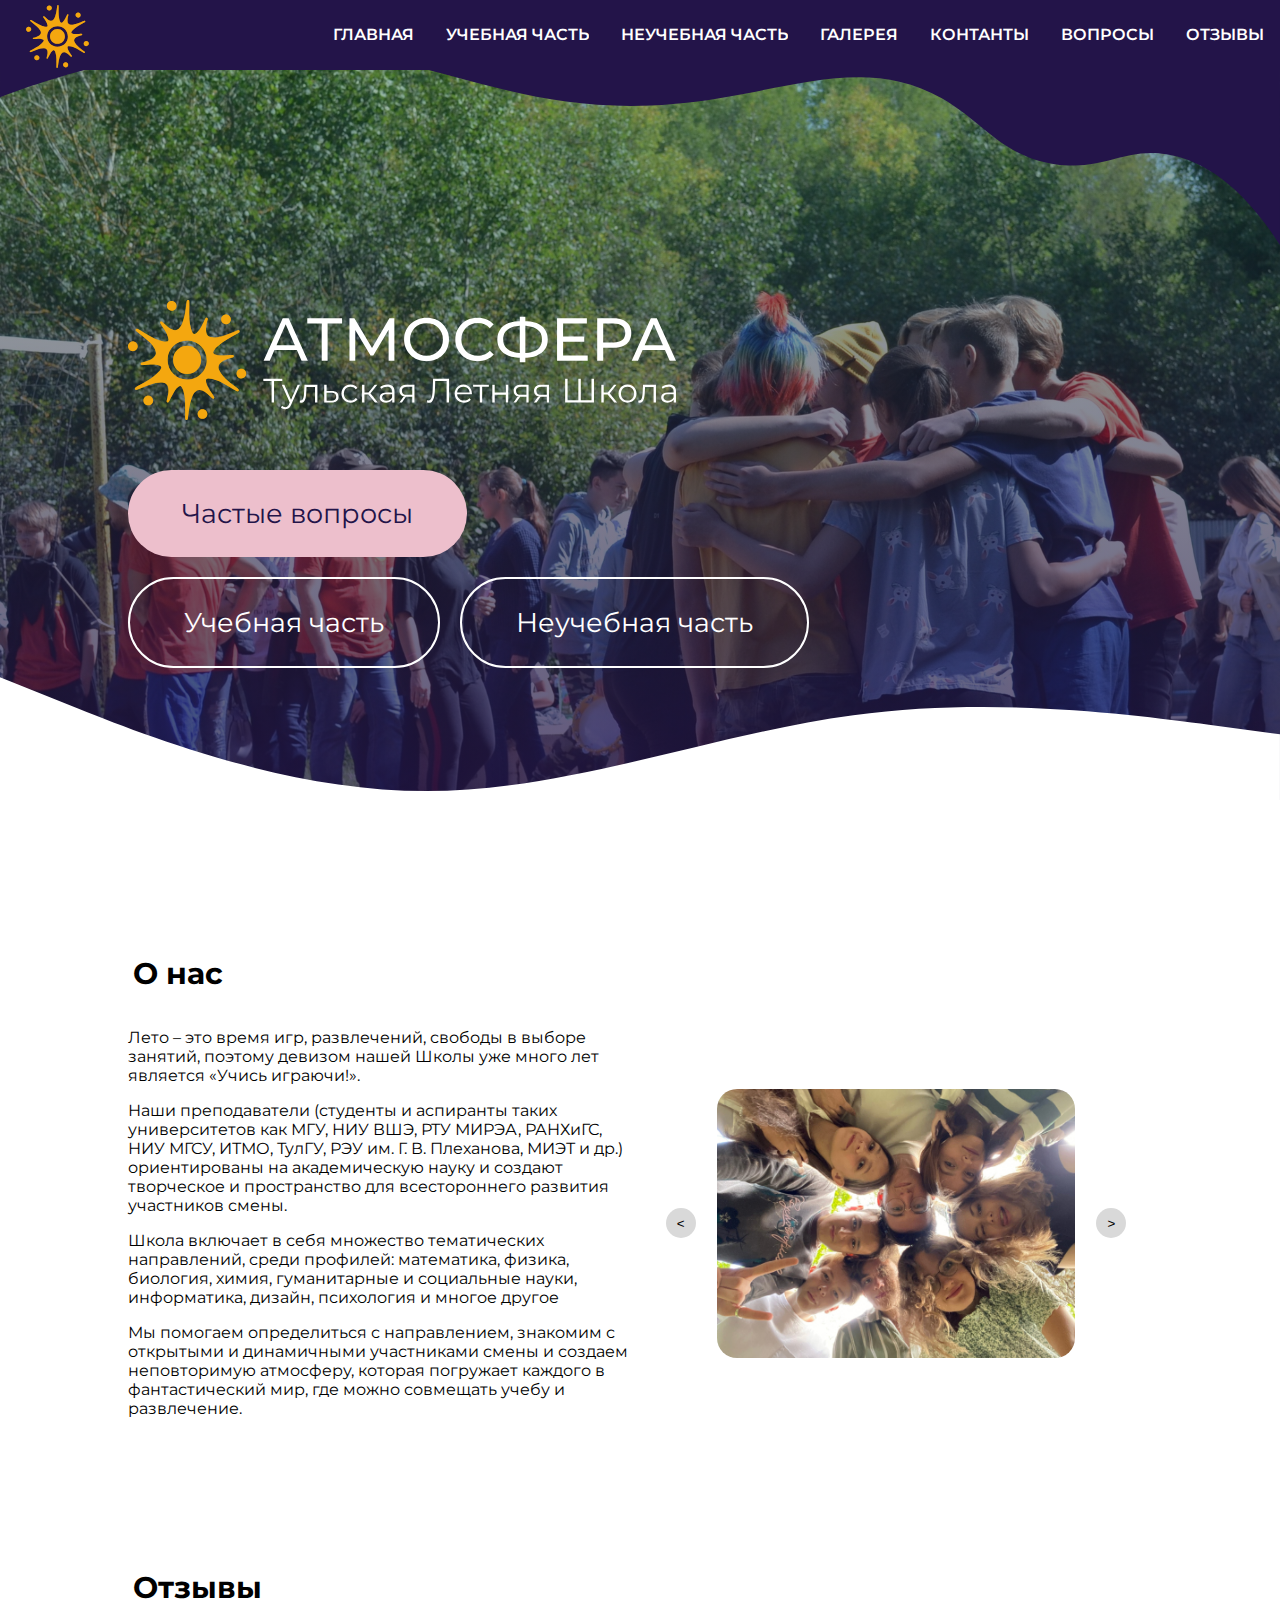
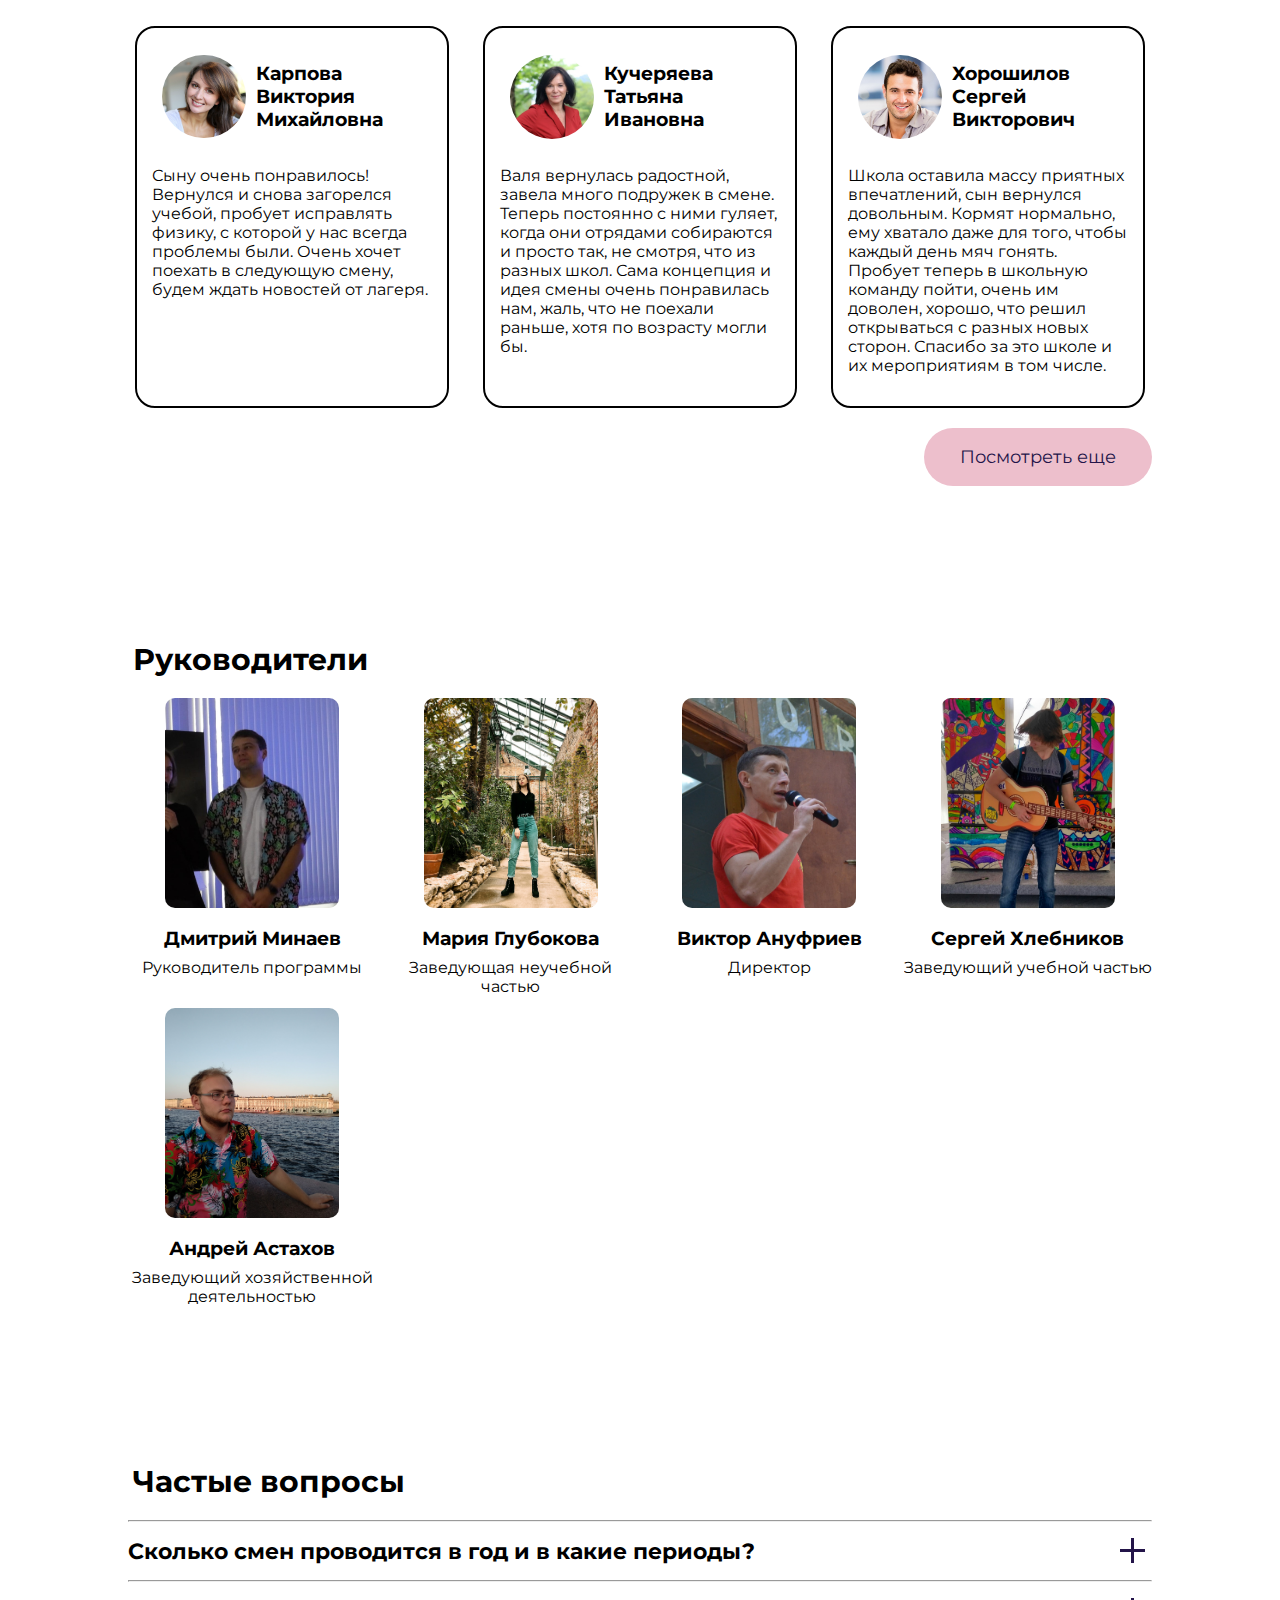
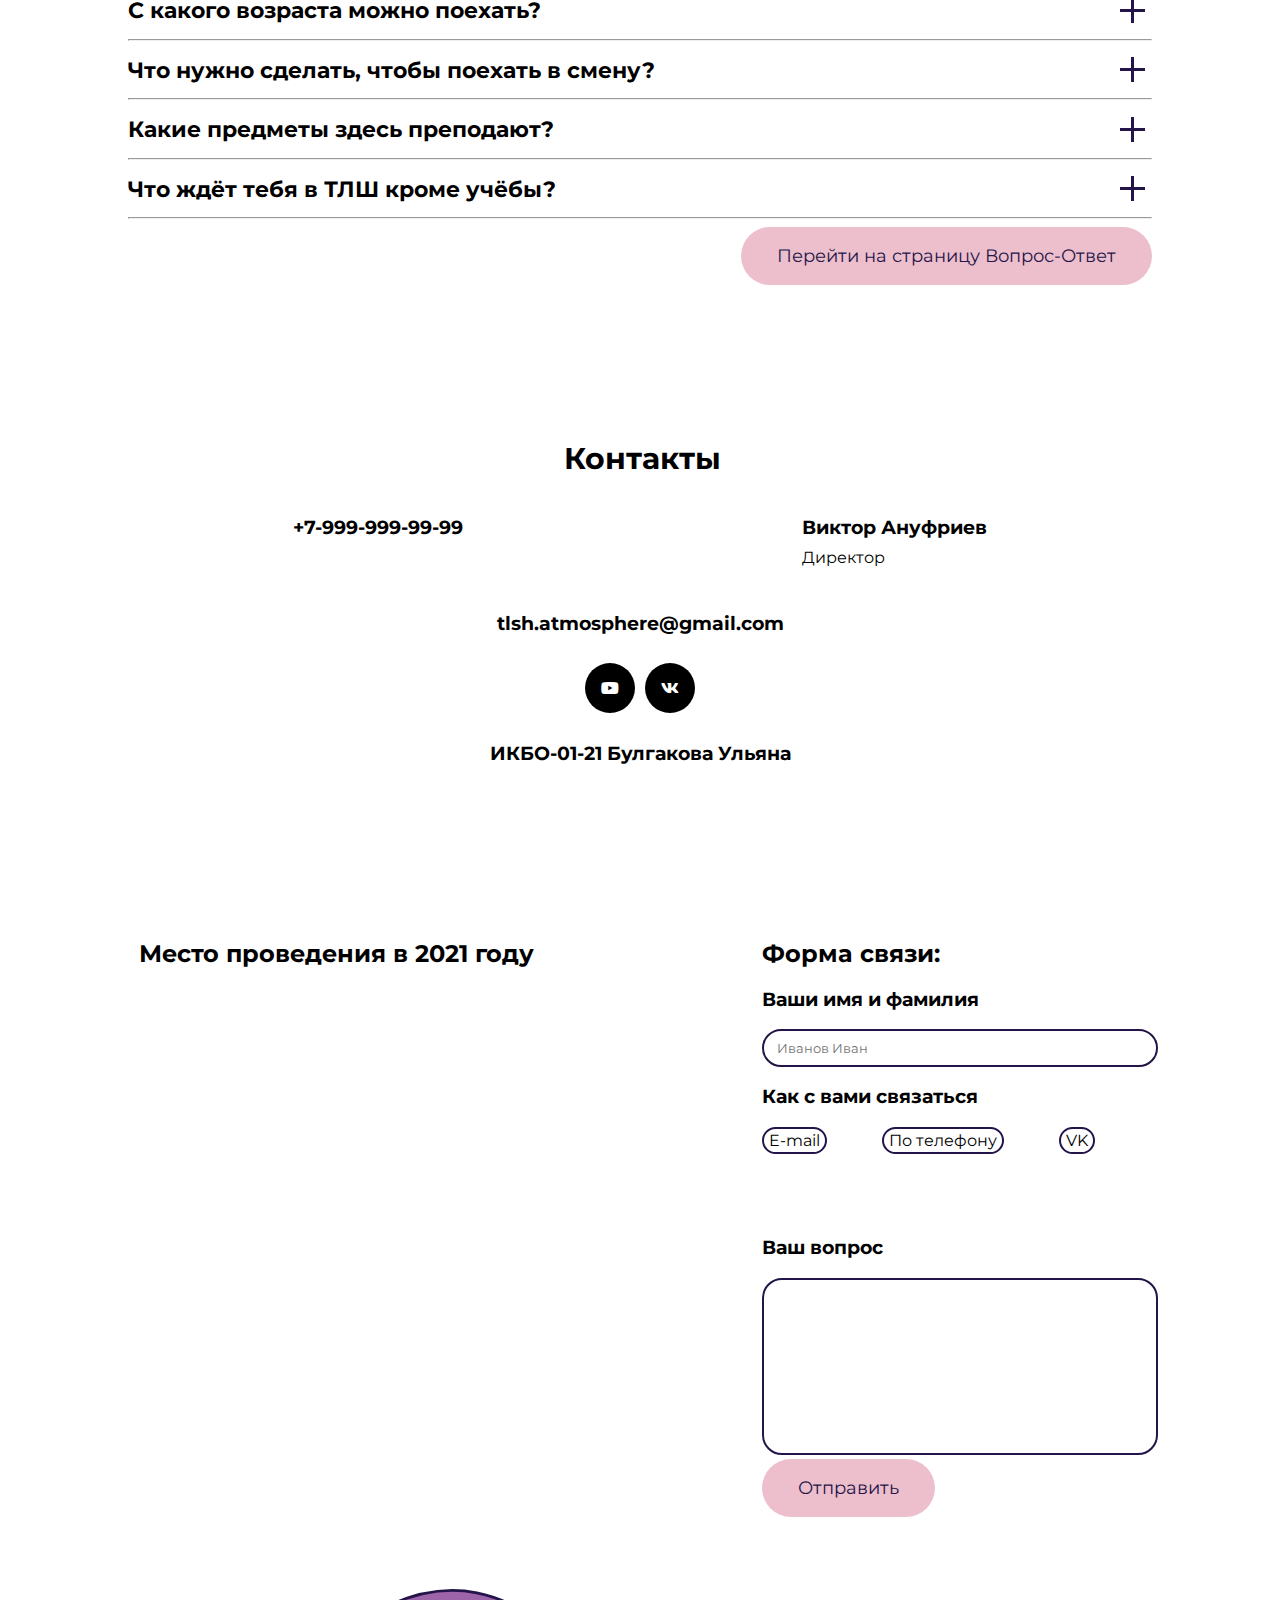
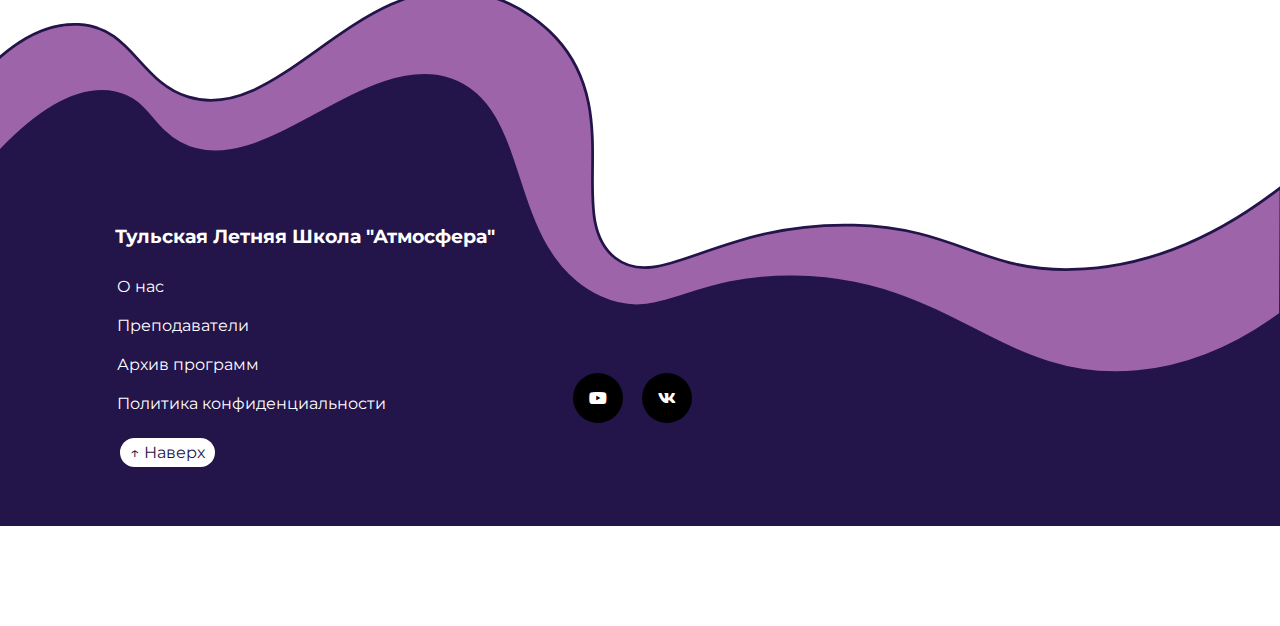
<file: index.html>
<!DOCTYPE html>
<html lang="ru">
<head>
    <meta charset="UTF-8">
    <meta http-equiv="X-UA-Compatible" content="IE=edge">
    <meta name="viewport" content="width=device-width, initial-scale=1.0">
    <link rel="stylesheet" href="style/style-base.css">
    <link rel="stylesheet" href="style/style-index.css">
    <link rel="stylesheet" href="style/style-questions.css">
    <link rel="stylesheet" href="style/style-feedback.css">
    <link rel="icon" type="image/png" href="card/favicon.png">
    <link rel="preconnect" href="https://fonts.googleapis.com">
    <link rel="preconnect" href="https://fonts.gstatic.com" crossorigin>
    <link href="https://fonts.googleapis.com/css2?family=Montserrat&display=swap" rel="stylesheet">
    <link rel="stylesheet" href="https://use.fontawesome.com/releases/v5.4.1/css/all.css">
    <title>ТЛШ Атмосфера</title>
</head>
<body>
    <header class="top-nav">
        <img class="logo" src="card/logo.svg"/>
        <div class="head"></div>
        <input id="menu-toggle" type="checkbox" />
        <label class='menu-button-container' for="menu-toggle">
            <div class='menu-button'></div>
        </label>
        <ul class="menu">
            <li><a href="index.html">Главная</a></li>
            <li><a href="educational.html">Учебная часть</a></li>
            <li><a href="not-educational.html">Неучебная часть</a></li>
            <li><a href="gallery.html">Галерея</a></li>
            <li><a href="index.html#contact">Контанты</a></li>
            <li><a href="questions.html">Вопросы</a></li>
            <li><a href="feedback.html">Отзывы</a></li>
        </ul>
    </header>
    <main id="top">
        <section class="top-card">
            <img class="header-img" src="card/header.svg"/>
            <div class="top-card-img">
                <img src="card/index/top-card-img.jpg" width="140%">
            </div>
            <div class="logo-name">
                <img src="card/index/logo-name.svg">
            </div>
            <div class="top-button">
                <a class="btn-events" href="#questions">Частые вопросы</a>
                <a class="btn" href="educational.html">Учебная часть</a>
                <a class="btn" href="not-educational.html">Неучебная часть</a>
            </div>
            <svg class="top-card-bord" xmlns="card/index/wave.svg" viewBox="0 0 1440 320"><path fill="#FFF" fill-opacity="1" d="M0,96L80,128C160,160,320,224,480,224C640,224,800,160,960,138.7C1120,117,1280,139,1360,149.3L1440,160L1440,320L1360,320C1280,320,1120,320,960,320C800,320,640,320,480,320C320,320,160,320,80,320L0,320Z"></path></svg>
        </section>
        <section id="about-us" class="inf-us">
            <h1>О нас</h1>
            <div class="inf-us-block">
                <div class="inf-us-block-text">
                    <p>Лето – это время игр, развлечений, свободы в выборе занятий, поэтому девизом нашей Школы уже много лет является «Учись играючи!».</p>
                    <p>Наши преподаватели (студенты и аспиранты таких университетов как МГУ, НИУ ВШЭ, РТУ МИРЭА, РАНХиГС, НИУ МГСУ, ИТМО, ТулГУ, РЭУ им. Г. В. Плеханова, МИЭТ и др.) ориентированы на академическую науку и создают творческое и пространство для всестороннего развития участников смены.</p>
                    <p>Школа включает в себя множество тематических направлений, среди профилей: математика, физика, биология, химия, гуманитарные и социальные науки, информатика, дизайн, психология и многое другое</p>
                    <p>Мы помогаем определиться с направлением, знакомим с открытыми и динамичными участниками смены и создаем неповторимую атмосферу, которая погружает каждого в фантастический мир, где можно совмещать учебу и развлечение.</p>
                </div>
                <div class="inf-us-block-photo block-photo">
                    <div class="inf-us-slider slider-short">
                        <div class="inf-us-slider-line slider-line-short">
                            <img class="inf-us-slider-pic slider-pic-short" src="card/index/inf-us-slider/1.jpg">
                            <img class="inf-us-slider-pic slider-pic-short" src="card/index/inf-us-slider/2.jpg">
                            <img class="inf-us-slider-pic slider-pic-short" src="card/index/inf-us-slider/3.jpg">
                            <img class="inf-us-slider-pic slider-pic-short" src="card/index/inf-us-slider/4.jpg">
                            <img class="inf-us-slider-pic slider-pic-short" src="card/index/inf-us-slider/5.jpg">
                            <img class="inf-us-slider-pic slider-pic-short" src="card/index/inf-us-slider/6.jpg">
                            <img class="inf-us-slider-pic slider-pic-short" src="card/index/inf-us-slider/7.jpg">
                            <img class="inf-us-slider-pic slider-pic-short" src="card/index/inf-us-slider/8.jpg">
                            <img class="inf-us-slider-pic slider-pic-short" src="card/index/inf-us-slider/9.jpg">
                        </div>
                    </div>
                    <button class="inf-us-slider-prev slider-prev"> &lt; </button>
                    <button class="inf-us-slider-next slider-next"> &gt; </button>
                </div>
            </div>
        </section>
        <section class="feedback">
            <h1>Отзывы</h1>
            <div class="parent-block">
                <div class="parent">
                    <div class="parent-head">
                        <img src="card/feedback/second/1.png">
                        <h3>Карпова Виктория Михайловна</h3>
                    </div>
                    <div class="parent-text">
                        <p>Сыну очень понравилось! Вернулся и снова загорелся учебой, пробует исправлять физику, с которой у нас всегда проблемы были. Очень хочет поехать в следующую смену, будем ждать новостей от лагеря.</p>
                    </div>
                </div>
                <div class="parent">
                    <div class="parent-head">
                        <img src="card/feedback/second/2.jpg">
                        <h3>Кучеряева Татьяна Ивановна</h3>
                    </div>
                    <div class="parent-text">
                        <p>Валя вернулась радостной, завела много подружек в смене. Теперь постоянно с ними гуляет, когда они отрядами собираются и просто так, не смотря, что из разных школ. Сама концепция и идея смены очень понравилась нам, жаль, что не поехали раньше, хотя по возрасту могли бы.</p>
                    </div>
                </div>
                <div class="parent">
                    <div class="parent-head">
                        <img src="card/feedback/second/3.jpg">
                        <h3>Хорошилов Сергей Викторович</h3>
                    </div>
                    <div class="parent-text">
                        <p>Школа оставила массу приятных впечатлений, сын вернулся довольным. Кормят нормально, ему хватало даже для того, чтобы каждый день мяч гонять. Пробует теперь в школьную команду пойти, очень им доволен, хорошо, что решил открываться с разных новых сторон. Спасибо за это школе и их мероприятиям в том числе.</p>
                    </div>
                </div>
            </div>
            <div class="feedback-btn">
                <a class="btn-question" href="feedback.html">Посмотреть еще</a>
            </div>
        </section>
        <section id="managers" class="tlsh-managers">
            <h1>Руководители</h1>
            <div class="managers">
                <div class="managers-card">
                    <img class="managers-card-pic" src="card/index/managers/1.jpg" alt="">
                    <div class="managers-inf">
                        <h3>Дмитрий Минаев</h3>
                        <p>Руководитель программы</p>
                    </div>
                </div>
                <div class="managers-card">
                    <img class="managers-card-pic" src="card/index/managers/2.jpg" alt="">
                    <div class="managers-inf">
                        <h3>Мария Глубокова</h3>
                        <p>Заведующая неучебной частью</p>
                    </div>
                </div>
                <div class="managers-card">
                    <img class="managers-card-pic" src="card/index/managers/3.jpg" alt="">
                    <div class="managers-inf">
                        <h3>Виктор Ануфриев</h3>
                        <p>Директор</p>
                    </div>
                </div>
                <div class="managers-card">
                    <img class="managers-card-pic" src="card/index/managers/4.jpg" alt="">
                    <div class="managers-inf">
                        <h3>Сергей Хлебников</h3>
                        <p>Заведующий учебной частью</p>
                    </div>
                </div>
                <div class="managers-card">
                    <img class="managers-card-pic" src="card/index/managers/5.jpg" alt="">
                    <div class="managers-inf">
                        <h3>Андрей Астахов</h3>
                        <p>Заведующий хозяйственной деятельностью</p>
                    </div> 
                </div>
            </div>
        </section>
        <section id="questions" class="tlsh-questions">
            <h1>Частые вопросы</h1>
            <hr>
            <details>
                <summary>Сколько смен проводится в год и в какие периоды?</summary>
                <p>Несмотря на своё название, Тульская Летняя Школа открывает свои двери два раза в год — на три недели в августе и на одну неделю в начале января, во время школьных зимних каникул.</p>
            </details>
            <hr>
            <details>
                <summary>С какого возраста можно поехать?</summary>
                <p>Будучи, в первую очередь, летней школой, мы устанавливаем ограничения не по возрасту, но по пройденной школьной программе. К нам могут поехать ребята после седьмых, восьмых, девятых и десятых классов.</p>
            </details>
            <hr>
            <details>
                <summary>Что нужно сделать, чтобы поехать в смену?</summary>
                <p>Чтобы поехать в смену, ребёнку сначала нужно пройти собеседование, которое состоит из двух частей — учебной и неучебной. Если собеседование успешно пройдено, то осталось лишь оплатить путёвку и собрать медицинские справки, если они необходимы в год проведения смены. О датах и итогах собеседования, а также о медицинских справках мы сообщим дополнительно на сайте и в нашей группе ВКонтакте.</p>
            </details>
            <hr>
            <details>
                <summary>Какие предметы здесь преподают?</summary>
                <p>В нашей летней школе имеется обширный набор различных учебных профилей, как в рамках школьной программы, так и более продвинутые материалы. Здесь ребёнок может посетить занятия по классическим предметам, таким как математика, астрономия или история, так и по новым для него интересным дисциплинам — геодезия, продвинутое программирование, экономика, латинский язык и так далее.</p>
            </details>
            <hr>
            <details>
                <summary>Что ждёт тебя в ТЛШ кроме учёбы?</summary>
                <p>Помимо учёбы ребёнка ждёт множество различных игр разного формата: мы проводим спортивные кубковые состязания, интеллектуальные викторины, театральные представления, клубы по интересам, дискотеки, квесты и ролёвки. Не даст заскучать и отрядная жизнь, со своими уникальными играми и мероприятиями для товарищей по отряду.</p>
            </details>
            <hr>
            <div class="questions-btn">
                <a class="btn-question" href="questions.html">Перейти на страницу Вопрос-Ответ</a>
            </div>
        </section>
        <section id="contact" class="tlsh-contact">
            <h1>Контакты</h1>
            <div class="contact-block">
                <h3>+7-999-999-99-99</h3>
                <div>
                    <h3>Виктор Ануфриев</h3>
                    <p>Директор</p>
                </div>
                <h3 class="col-2">tlsh.atmosphere@gmail.com</h3>
                <div class="contact-block-button col-2">
                    <a class="contact-button" href="https://www.youtube.com/channel/UChU9nIxjA4B9ng6VoHUJwhw">
                        <i class="fab fa-youtube"></i>
                    </a>
                    <a class="contact-button" href="https://vk.com/tlsh.atmosphere">
                        <i class="fab fa-vk"></i>
                    </a>
                </div>
                <div class="name col-2">
                    <h3>ИКБО-01-21 Булгакова Ульяна</h3>
                </div>
            </div>
        </section>
        <section class="tlsh-maps">
            <div class="maps">
                <h2>Место проведения в 2021 году</h2>
                <iframe src="https://www.google.com/maps/embed?pb=!1m18!1m12!1m3!1d2348325.8261506464!2d35.37815636367793!3d54.91543674756771!2m3!1f0!2f0!3f0!3m2!1i1024!2i768!4f13.1!3m3!1m2!1s0x413445123f965225%3A0x25c180ebe99c5f28!2z0JTRgNGD0LbQsdCw!5e0!3m2!1sru!2sru!4v1667832485667!5m2!1sru!2sru" width="600" height="450" style="border:0;" allowfullscreen="" loading="lazy" referrerpolicy="no-referrer-when-downgrade"></iframe>
            </div>
            <form >
                <h2>Форма связи:</h2>
                <h3>Ваши имя и фамилия</h3>
                <input type="text" placeholder="Иванов Иван">
                <h3>Как с вами связаться</h3>
                <div class="question-form-btn">
                    <input id="radio-email" class="q-btn-email" type="radio" name="field">
                    <label class="label-radio-email" for="radio-email">E-mail</label>
                    <input id="radio-tel" class="q-btn-tel" type="radio" name="field">
                    <label class="label-radio-tel" for="radio-tel">По телефону</label>
                    <input id="radio-vk" class="q-btn-vk" type="radio" name="field">
                    <label class="label-radio-vk" for="radio-vk">VK</label>
                    <input class="q-inp-email" type="email" placeholder="Почта">
                    <input class="q-inp-tel" type="tel" placeholder="Телефон">
                    <input class="q-inp-vk" type="text" placeholder="Ссылка на страницу">
                </div>
                <h3>Ваш вопрос</h3>
                <textarea rows="10" cols="40" ></textarea>
                <a class="btn-question" href="#">Отправить</a>
            </form>
        </section>
    </main>
    <footer>
        <div class="footer">
            <img src="card/footer.svg">
            <div class="footer-background"></div>
            <div class="footer-block">
                <div class="footer-block-one">
                    <h3>Тульская Летняя Школа "Атмосфера"</h3>
                    <a href="#about-us">О нас</a>
                    <a href="#">Преподаватели</a>
                    <a href="#">Архив программ</a>
                    <a href="#">Политика конфиденциальности</a>
                </div>
                <div class="contact-block-button">
                    <a class="contact-button" href="https://www.youtube.com/channel/UChU9nIxjA4B9ng6VoHUJwhw">
                        <i class="fab fa-youtube"></i>
                    </a>
                    <a class="contact-button" href="https://vk.com/tlsh.atmosphere">
                        <i class="fab fa-vk"></i>
                    </a>
                    
                </div>
                <a class="up" href="#top">↑ Наверх</a>
            </div>
        </div>
    </footer>
    <script src="script-index.js"></script>
</body>
</html>
</file>
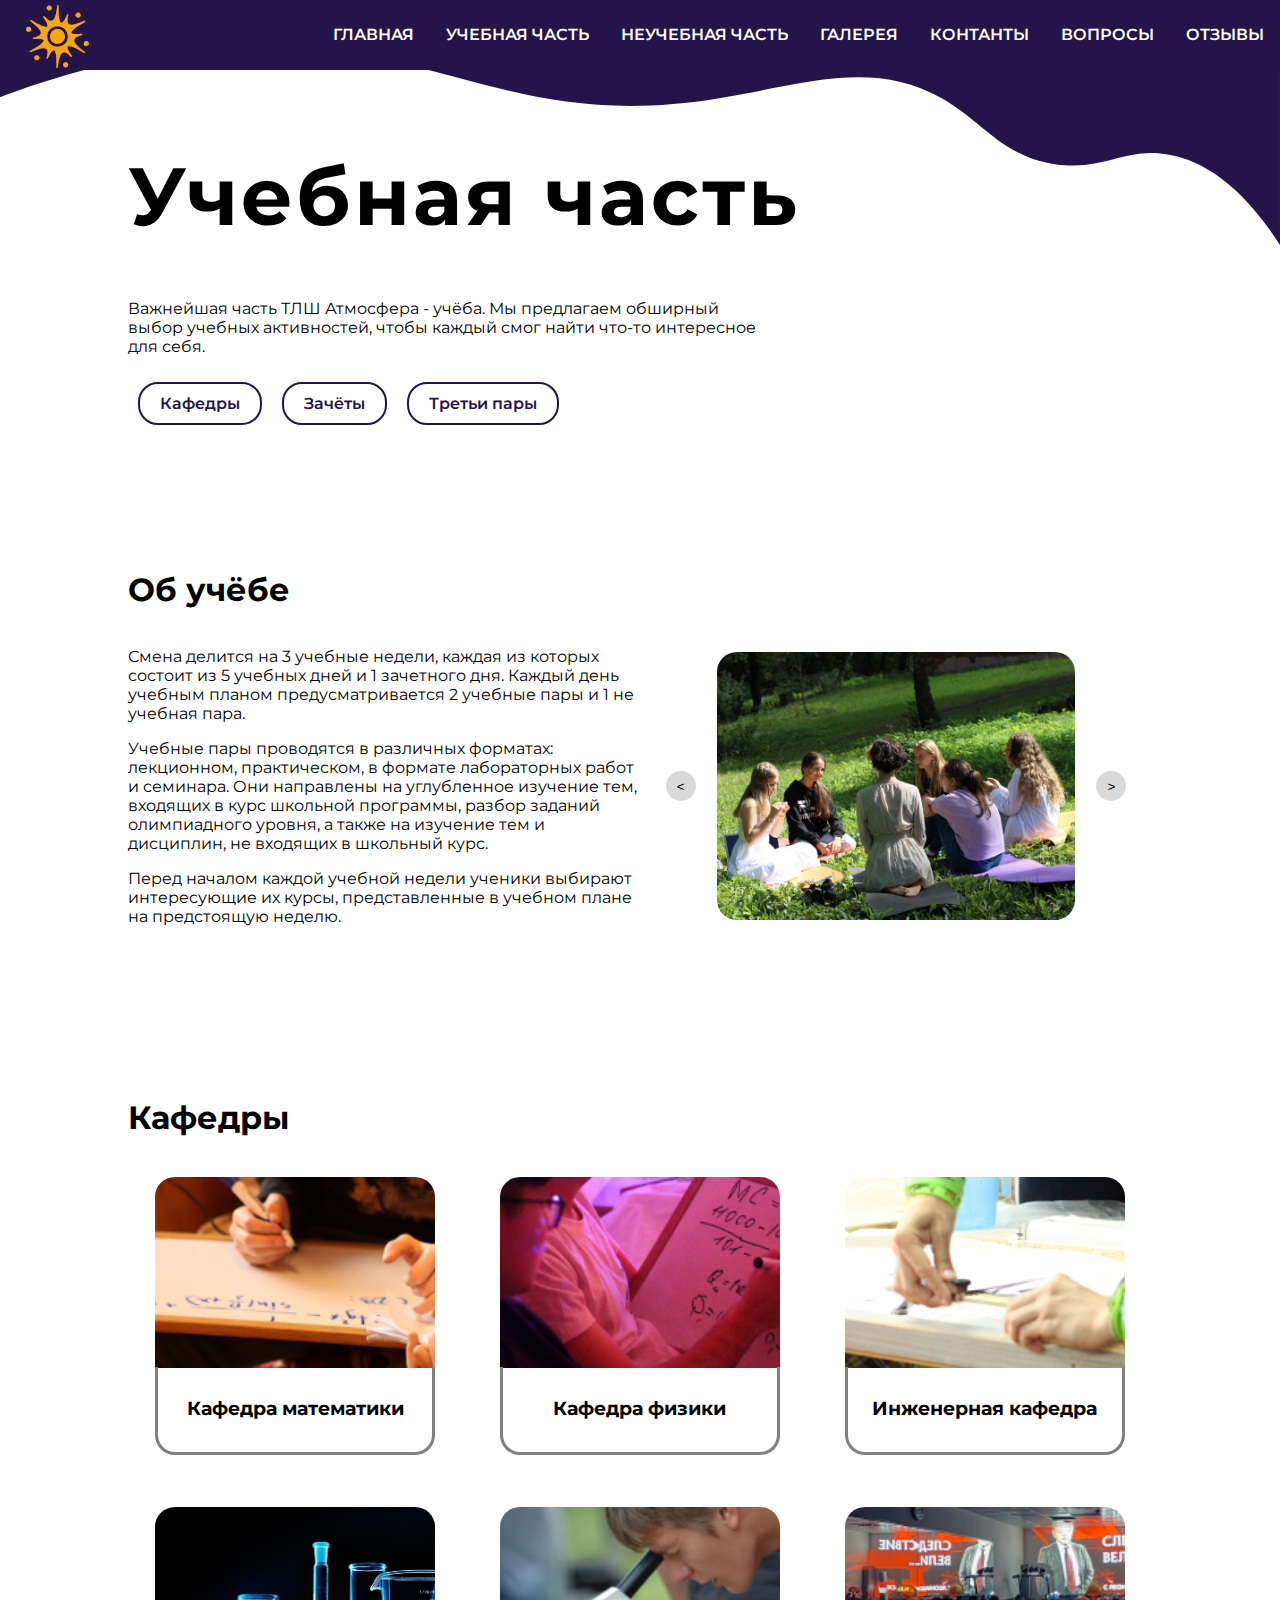
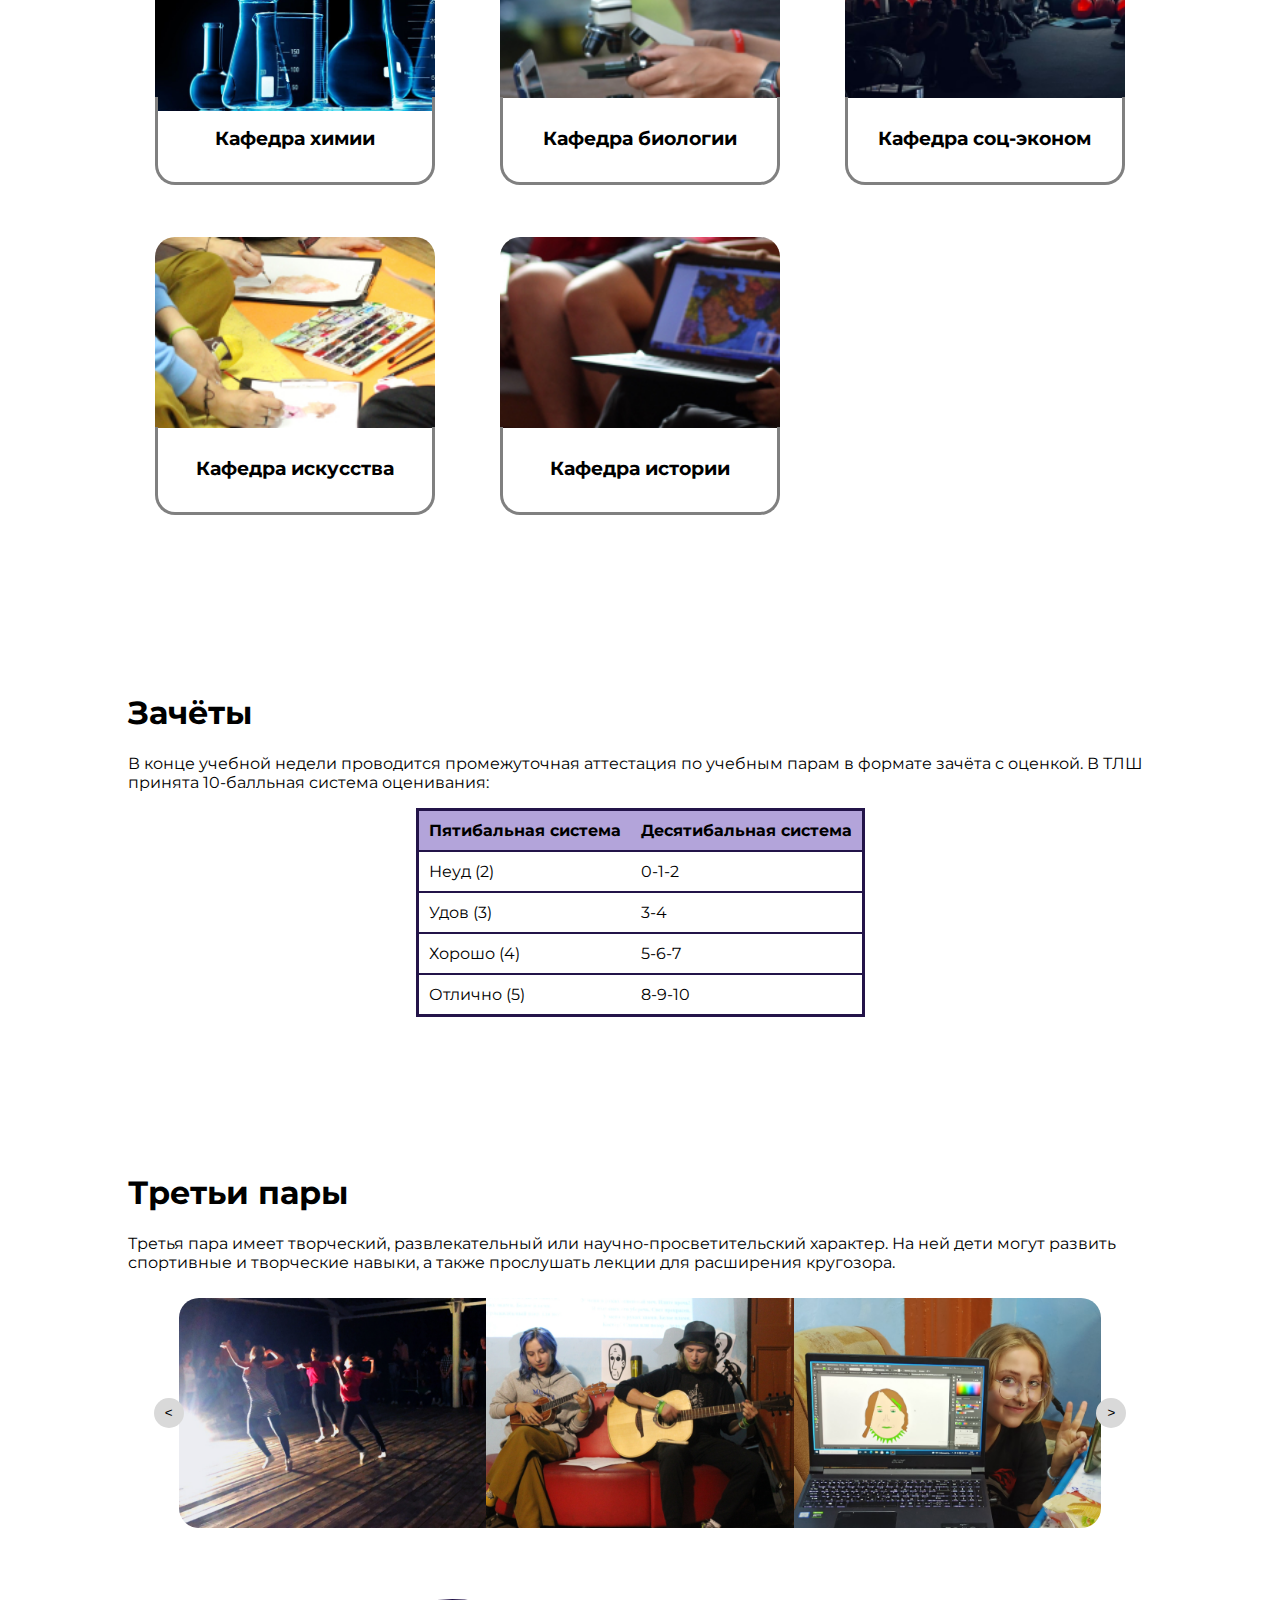
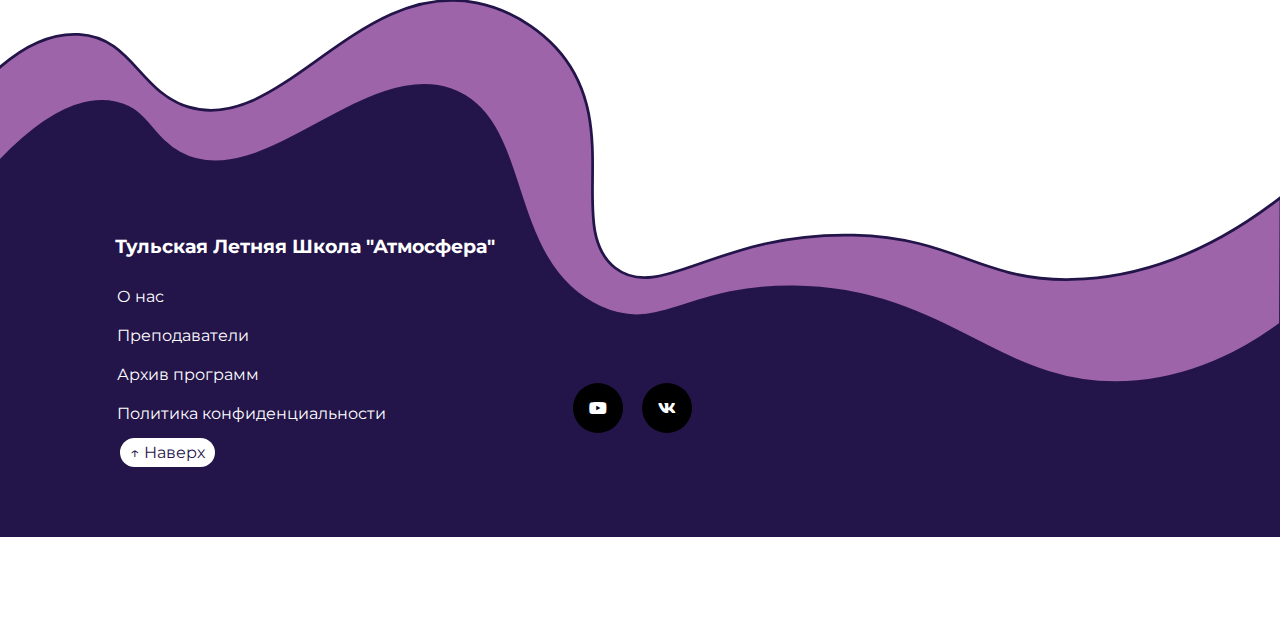
<file: educational.html>
<!DOCTYPE html>
<html lang="ru">
<head>
    <meta charset="UTF-8">
    <meta http-equiv="X-UA-Compatible" content="IE=edge">
    <meta name="viewport" content="width=device-width, initial-scale=1.0">
    <link rel="stylesheet" href="style/style-base.css">
    <link rel="stylesheet" href="style/style-educational.css">
    <link rel="icon" type="image/png" href="card/favicon.png">
    <link rel="preconnect" href="https://fonts.googleapis.com">
    <link rel="preconnect" href="https://fonts.gstatic.com" crossorigin>
    <link href="https://fonts.googleapis.com/css2?family=Montserrat&display=swap" rel="stylesheet">
    <link rel="stylesheet" href="https://use.fontawesome.com/releases/v5.4.1/css/all.css">
    <title>ТЛШ Атмосфера</title>
</head>
<body>
    <header class="top-nav">
        <img class="logo" src="card/logo.svg"/>
        <div class="head"></div>
        <input id="menu-toggle" type="checkbox" />
        <label class='menu-button-container' for="menu-toggle">
            <div class='menu-button'></div>
        </label>
        <ul class="menu">
            <li><a href="index.html">Главная</a></li>
            <li><a href="educational.html">Учебная часть</a></li>
            <li><a href="not-educational.html">Неучебная часть</a></li>
            <li><a href="gallery.html">Галерея</a></li>
            <li><a href="index.html#contact">Контанты</a></li>
            <li><a href="questions.html">Вопросы</a></li>
            <li><a href="feedback.html">Отзывы</a></li>
        </ul>
    </header>
    <main id="top">
        <img class="header-img" src="card/header.svg"/>
        <div class="heading"><h1>Учебная часть</h1></div>
        <section class="edu-head">
            <p>Важнейшая часть ТЛШ Атмосфера - учёба. Мы предлагаем обширный выбор учебных активностей, чтобы каждый смог найти что-то интересное для себя.</p>
            <div class="edu-head-btn">
                <a href="#departments">Кафедры</a>
                <a href="#exam">Зачёты</a>
                <a href="#third-pairs">Третьи пары</a>
            </div>
        </section>
        <section class="edu-inf">
            <h1>Об учёбе</h1>
            <div class="inform-block">
                <div class="inform-text">
                    <p>Смена делится на 3 учебные недели, каждая из которых состоит из 5 учебных дней и 1 зачетного дня. Каждый день учебным планом предусматривается 2 учебные пары и 1 не учебная пара.</p>
                    <p>Учебные пары проводятся в различных форматах: лекционном, практическом, в формате лабораторных работ и семинара. Они направлены на углубленное изучение тем, входящих в курс школьной программы, разбор заданий олимпиадного уровня, а также на изучение тем и дисциплин, не входящих в школьный курс.</p>
                    <p>Перед началом каждой учебной недели ученики выбирают интересующие их курсы, представленные в учебном плане на предстоящую неделю.</p>
                </div>
                <div class="inform-block-photo block-photo">
                    <div class="inform-slider slider-short">
                        <div class="inform-slider-line slider-line-short">
                            <img class="inform-slider-pic" src="card/edu/edu-inf/1.jpg">
                            <img class="inform-slider-pic" src="card/edu/edu-inf/2.jpg">
                            <img class="inform-slider-pic" src="card/edu/edu-inf/3.jpg">
                            <img class="inform-slider-pic" src="card/edu/edu-inf/4.jpg">
                            <img class="inform-slider-pic" src="card/edu/edu-inf/5.jpg">
                            <img class="inform-slider-pic" src="card/edu/edu-inf/6.jpg">
                        </div>
                    </div>
                    <button class="inform-slider-prev slider-prev"> &lt; </button>
                    <button class="inform-slider-next slider-next"> &gt; </button>
                </div>
            </div>
        </section>
        <section id="departments">
            <h1>Кафедры</h1>
            <div class="dep-block">
                <div class="dep-card">
                    <div class="dep-card-pic">
                        <img src="card/edu/departament/math.jpg">
                    </div>
                    <div class="dep-card-text">
                        <h3>Кафедра математики</h3>
                        <p>Производная, Тригонометрия, Комплексные числа, Логарифмы, Начала теории множеств, Математический анализ</p>
                    </div>
                </div>
                <div class="dep-card">
                    <div class="dep-card-pic">
                        <img src="card/edu/departament/phis.jpg">
                    </div>
                    <div class="dep-card-text">
                        <h3>Кафедра физики</h3>
                        <p>Гидростатика и гидродинамика, Геометрическая оптика, Супер ликбез по физике, СТО, Олимпиада Физтех, МКТ, Магнитное поле, Индуктивность</p>
                    </div>
                </div>
                <div class="dep-card">
                    <div class="dep-card-pic">
                        <img src="card/edu/departament/inj.jpg">
                    </div>
                    <div class="dep-card-text">
                        <h3>Инженерная кафедра</h3>
                        <p>Инженерная графика, Геология, Геодезию, Теоретическая механика, Статика сооружений, Архитектура, Строительные конструкции</p>
                    </div>
                </div>
                <div class="dep-card">
                    <div class="dep-card-pic">
                        <img src="card/edu/departament/chem.jpg">
                    </div>
                    <div class="dep-card-text">
                        <h3>Кафедра химии</h3>
                        <p>Химия для нехимиков, Олимпиадная органика, Матхимия, Углеводороды, Химическая термодинамика</p>

                    </div>
                </div>
                <div class="dep-card">
                    <div class="dep-card-pic">
                        <img src="card/edu/departament/bio.jpg">
                    </div>
                    <div class="dep-card-text">
                        <h3>Кафедра биологии</h3>
                        <p>Сложные задачи, Регуляция функций в организме, История происхождения жизни, Ботанический практикум, Введение в психологию</p>
                    </div>
                </div>
                <div class="dep-card">
                    <div class="dep-card-pic">
                        <img src="card/edu/departament/soc.jpg">
                    </div>
                    <div class="dep-card-text">
                        <h3>Кафедра соц-эконом</h3>
                        <p>Экономика, Обществознание, Финансовые рынки, Инфляция, Биржевые рынки, Рынки криптовалют</p>
                    </div>
                </div>
                <div class="dep-card">
                    <div class="dep-card-pic">
                        <img src="card/edu/departament/isk.jpg">
                    </div>
                    <div class="dep-card-text">
                        <h3>Кафедра искусства</h3>
                        <p>Дизайн, Архитектура, Абстракционизм, Театр 20 века, Культовые фильмы</p>
                    </div>
                </div>
                <div class="dep-card">
                    <div class="dep-card-pic">
                        <img src="card/edu/departament/ist.jpg">
                    </div>
                    <div class="dep-card-text">
                        <h3>Кафедра истории</h3>
                        <p>Реформы Петра I, Февральская революция, Рюриковичи и их след в истории</p>
                    </div>
                </div>
            </div>
        </section>
        <section id="exam">
            <h1>Зачёты</h1>
            <p>В конце учебной недели проводится промежуточная аттестация по учебным парам в формате зачёта с оценкой. В ТЛШ принята 10-балльная система оценивания:</p>
            <table>
                <thead>
                    <tr>
                        <th>Пятибальная система</th>
                        <th>Десятибальная система</th>
                    </tr>
                </thead>
                <tbody>
                    <tr>
                        <td>Неуд (2)</td>
                        <td>0-1-2</td>
                    </tr>
                    <tr>
                        <td>Удов (3)</td>
                        <td>3-4</td>
                    </tr>
                    <tr>
                        <td>Хорошо (4)</td>
                        <td>5-6-7</td>
                    </tr>
                    <tr>
                        <td>Отлично (5)</td>
                        <td>8-9-10</td>
                    </tr>
                </tbody>
            </table>
        </section>
        <section id="third-pairs">
            <h1>Третьи пары</h1>
            <div class="pair-block">
                <div class="intel-text">
                    <p>Третья пара имеет творческий, развлекательный или научно-просветительский характер. На ней дети могут развить спортивные и творческие навыки, а также прослушать лекции для расширения кругозора.</p>
                </div>
                <div class="pair-block-photo block-photo">
                    <div class="pair-slider slider-long">
                        <div class="pair-slider-line slider-line-long">
                            <img class="pair-slider-pic"src="card/edu/third/6.png">
                            <img class="pair-slider-pic"src="card/edu/third/1.png">
                            <img class="pair-slider-pic"src="card/edu/third/2.png">
                            <img class="pair-slider-pic"src="card/edu/third/3.png">
                            <img class="pair-slider-pic"src="card/edu/third/4.png">
                            <img class="pair-slider-pic"src="card/edu/third/5.png">
                            <img class="pair-slider-pic"src="card/edu/third/6.png">
                            <img class="pair-slider-pic"src="card/edu/third/1.png">
                            
                        </div>
                    </div>
                    <button class="pair-slider-prev slider-prev"> &lt; </button>
                    <button class="pair-slider-next slider-next"> &gt; </button>
                </div>
            </div>

        </section>
        
    </main>
    <footer>
        <div class="footer">
            <img src="card/footer.svg">
            <div class="footer-background"></div>
            <div class="footer-block">
                <div class="footer-block-one">
                    <h3>Тульская Летняя Школа "Атмосфера"</h3>
                    <a href="index.html#about-us">О нас</a>
                    <a href="#">Преподаватели</a>
                    <a href="#">Архив программ</a>
                    <a href="#">Политика конфиденциальности</a>
                </div>
                <div class="contact-block-button">
                    <a class="contact-button" href="https://www.youtube.com/channel/UChU9nIxjA4B9ng6VoHUJwhw">
                        <i class="fab fa-youtube"></i>
                    </a>
                    <a class="contact-button" href="https://vk.com/tlsh.atmosphere">
                        <i class="fab fa-vk"></i>
                    </a>
                </div>
                <div class="block-up">
                    <a class="up" href="#top">↑ Наверх</a>
                </div>
            </div>
        </div>
    </footer>
    <script src="script-educational.js"></script>
</body>
</html>
</file>
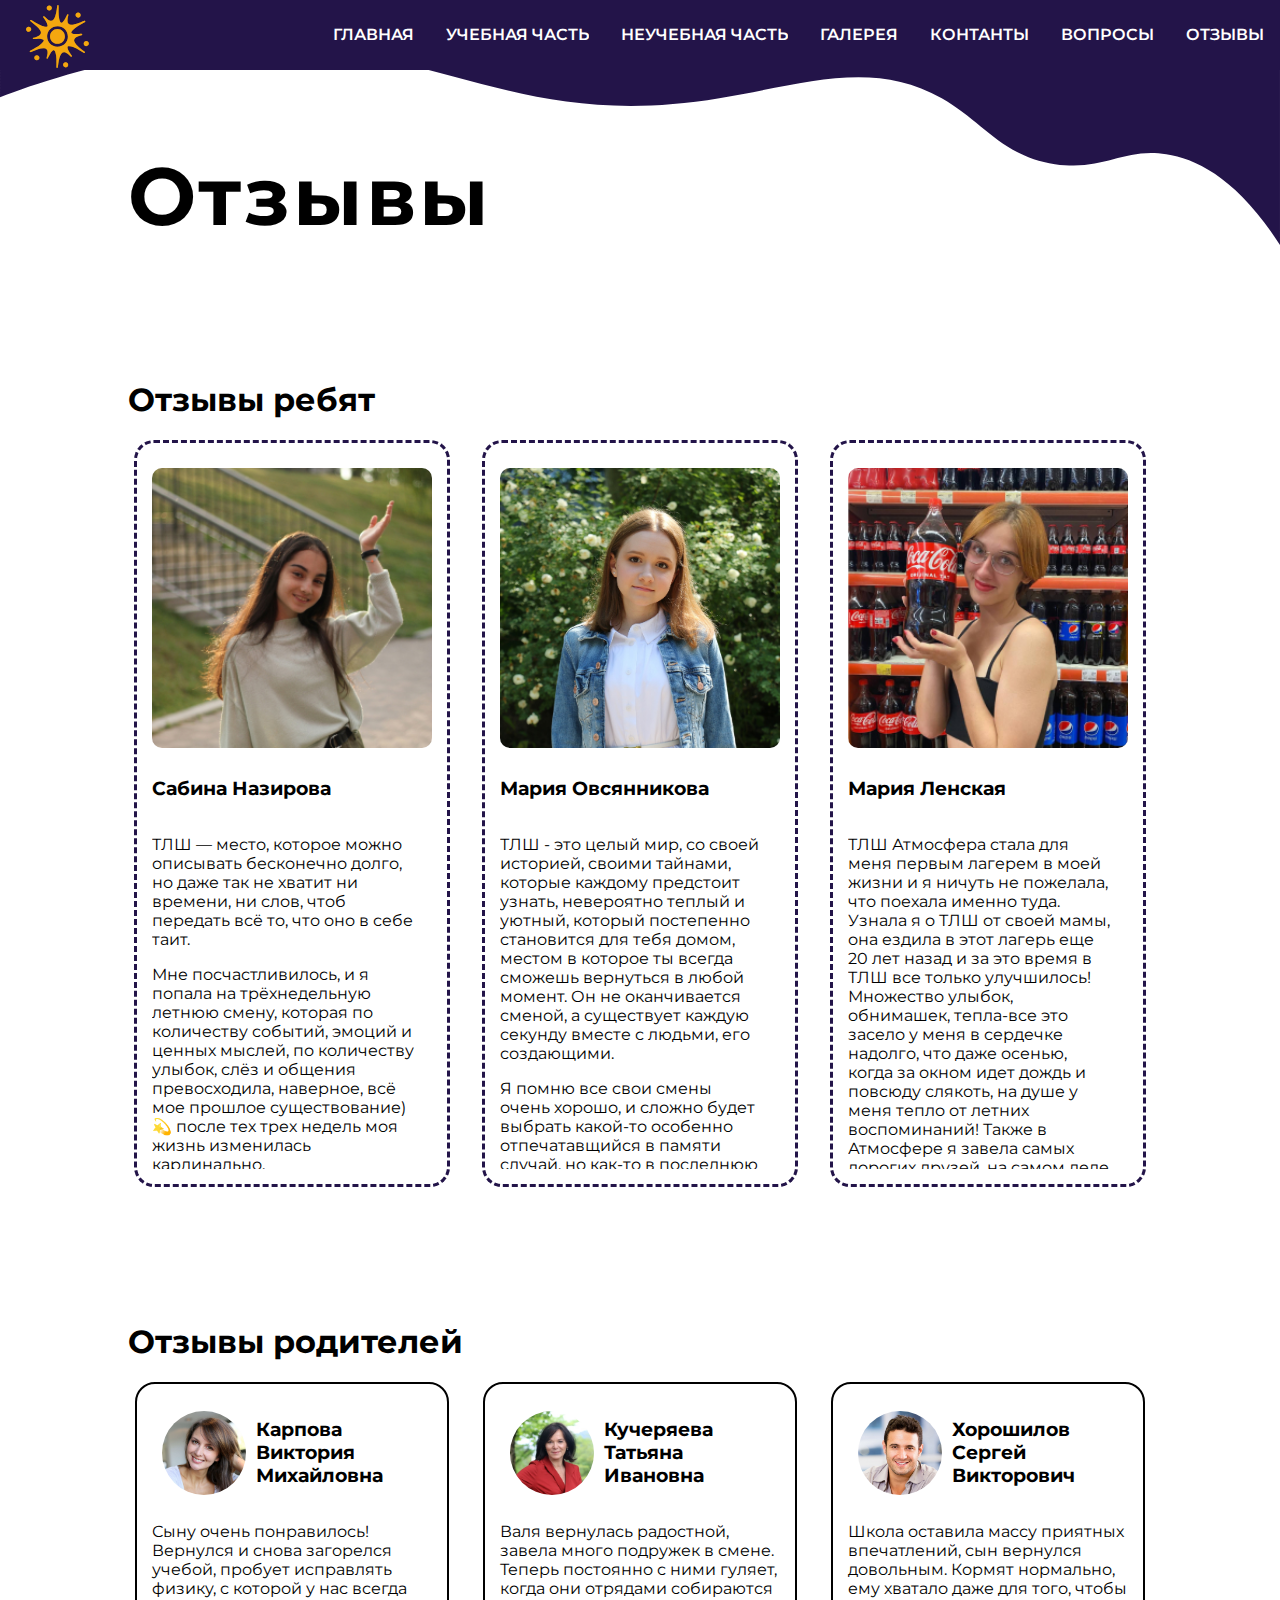
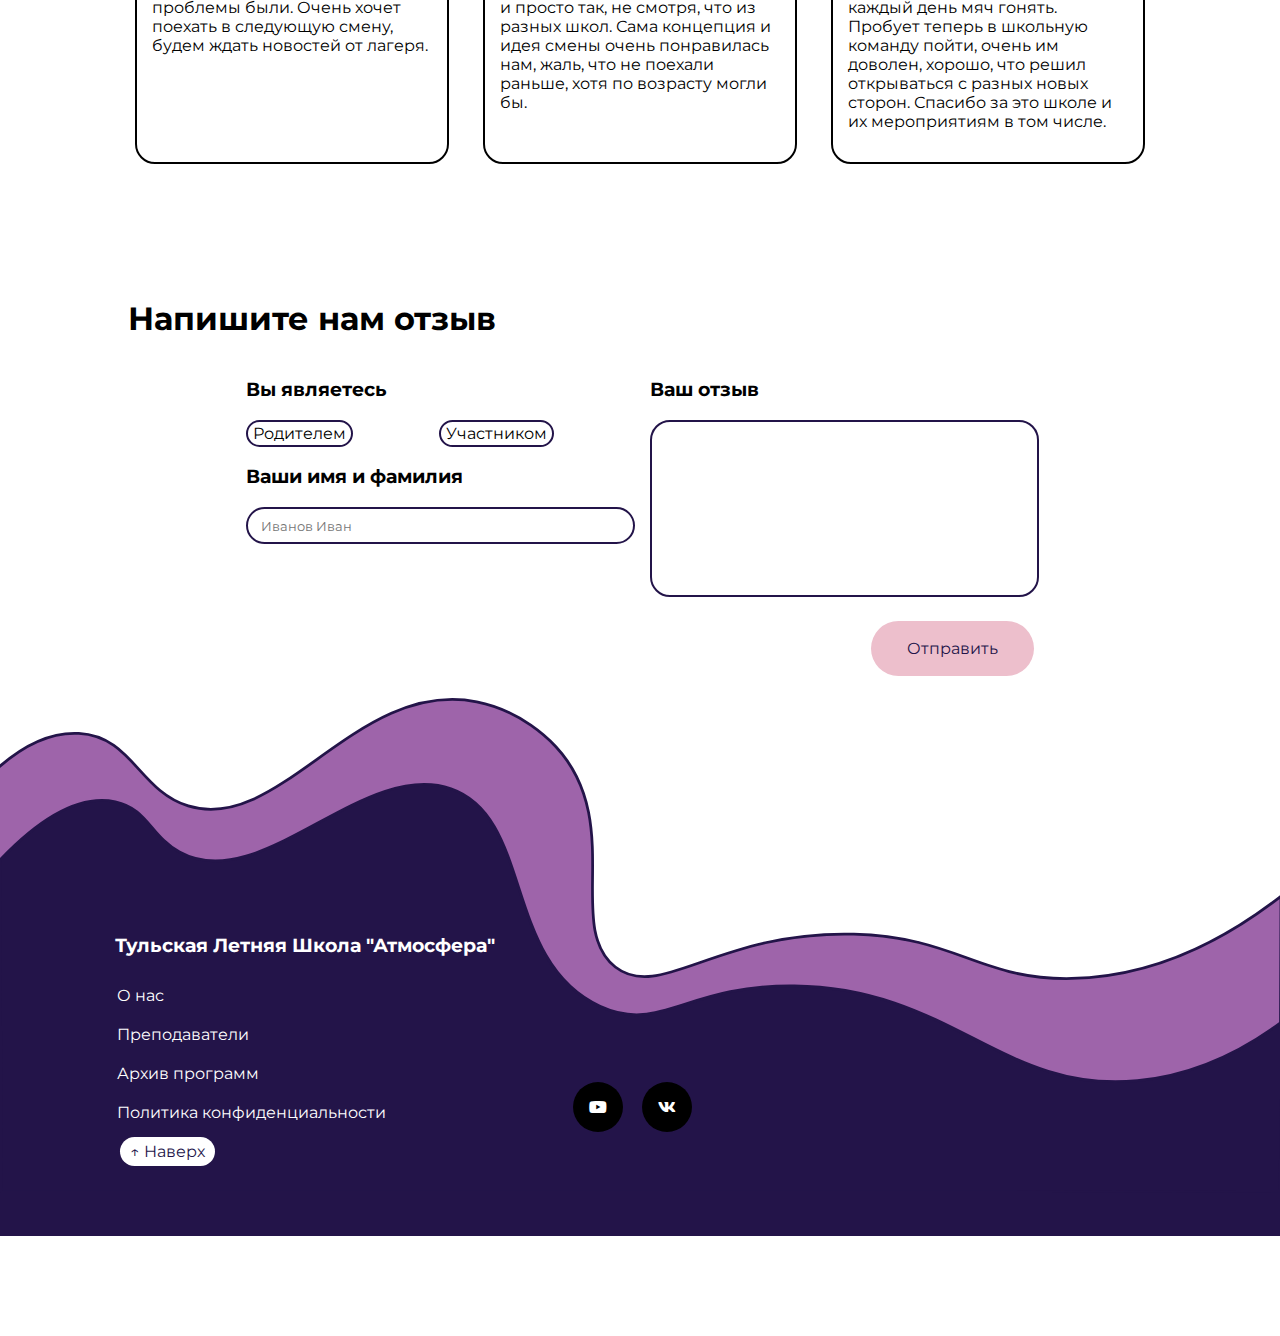
<file: feedback.html>
<!DOCTYPE html>
<html lang="ru">
<head>
    <meta charset="UTF-8">
    <meta http-equiv="X-UA-Compatible" content="IE=edge">
    <meta name="viewport" content="width=device-width, initial-scale=1.0">
    <link rel="stylesheet" href="style/style-base.css">
    <link rel="stylesheet" href="style/style-feedback.css">
    <link rel="icon" type="image/png" href="card/favicon.png">
    <link rel="preconnect" href="https://fonts.googleapis.com">
    <link rel="preconnect" href="https://fonts.gstatic.com" crossorigin>
    <link href="https://fonts.googleapis.com/css2?family=Montserrat&display=swap" rel="stylesheet">
    <link rel="stylesheet" href="https://use.fontawesome.com/releases/v5.4.1/css/all.css">
    <title>ТЛШ Атмосфера</title>
</head>
<body>
    <header class="top-nav">
        <img class="logo" src="card/logo.svg"/>
        <div class="head"></div>
        <input id="menu-toggle" type="checkbox" />
        <label class='menu-button-container' for="menu-toggle">
            <div class='menu-button'></div>
        </label>
        <ul class="menu">
            <li><a href="index.html">Главная</a></li>
            <li><a href="educational.html">Учебная часть</a></li>
            <li><a href="not-educational.html">Неучебная часть</a></li>
            <li><a href="gallery.html">Галерея</a></li>
            <li><a href="index.html#contact">Контанты</a></li>
            <li><a href="questions.html">Вопросы</a></li>
            <li><a href="feedback.html">Отзывы</a></li>
        </ul>
    </header>
    <main id="top">
        <img class="header-img" src="card/header.svg"/>
        <div class="heading"><h1>Отзывы</h1></div>
        <section class="feedback">
            <h1>Отзывы ребят</h1>
            <div class="child-block">
                <div class="child">
                    <img class="child-pic" src="card/feedback/first/sabina.jpg">
                    <h3>Сабина Назирова</h3>
                    <div class="child-text">
                        <p>ТЛШ — место, которое можно описывать бесконечно долго, но даже так не хватит ни времени, ни слов, чтоб передать всё то, что оно в себе таит.</p>
                        <p>Мне посчастливилось, и я попала на трёхнедельную летнюю смену, которая по количеству событий, эмоций и ценных мыслей, по количеству улыбок, слёз и общения превосходила, наверное, всё мое прошлое существование) 💫 после тех трех недель моя жизнь изменилась кардинально.</p>
                        <p>Для меня это место силы, заботы и огромной любви, которые ты чувствуешь каждую секунду, это необъятная семья, которая приняв однажды, уже не отпустит♥</p>
                    </div>
                </div>
                <div class="child">
                    <img class="child-pic" src="card/feedback/first/masha.jpg">
                    <h3>Мария Овсянникова</h3>
                    <div class="child-text">
                        <p>ТЛШ - это целый мир, со своей историей, своими тайнами, которые каждому предстоит узнать, невероятно теплый и уютный, который постепенно становится для тебя домом, местом в которое ты всегда сможешь вернуться в любой момент. Он не оканчивается сменой, а существует каждую секунду вместе с людьми, его создающими.</p>
                        <p>Я помню все свои смены очень хорошо, и сложно будет выбрать какой-то особенно отпечатавщийся в памяти случай, но как-то в последнюю ночь уже на рассвете мы с соотрядницами и несколькими взрослыми пошли на реку. Завёрнутые кто во что горазд, мы шли по туманному полю, смотрели на тихую воду, фотографировались на память, и это было самое волшебное и запоминающееся утро за все мои смены.</p>
                    </div>
                </div>
                <div class="child">
                    <img class="child-pic" src="card/feedback/first/maru.jpg">
                    <h3>Мария Ленская</h3>
                    <div class="child-text">
                        <p>ТЛШ Атмосфера стала для меня первым лагерем в моей жизни и я ничуть не пожелала, что поехала именно туда. Узнала я о ТЛШ от своей мамы, она ездила в этот лагерь еще 20 лет назад и за это время в ТЛШ все только улучшилось! Множество улыбок, обнимашек, тепла-все это засело у меня в сердечке надолго, что даже осенью, когда за окном идет дождь и повсюду слякоть, на душе у меня тепло от летних воспоминаний! Также в Атмосфере я завела самых дорогих друзей, на самом деле не ожидала, что все сложится именно так, ведь сначала даже не подозреваешь, что именно этот человек в будущем станет твоим очень близким другом. Надеюсь, в моей жизни будет еще больше Атмосферы во всех смыслах!</p>
                    </div>
                </div>
            </div>
        </section>
        <section class="feedback">
            <h1>Отзывы родителей</h1>
            <div class="parent-block">
                <div class="parent">
                    <div class="parent-head">
                        <img src="card/feedback/second/1.png">
                        <h3>Карпова Виктория Михайловна</h3>
                    </div>
                    <div class="parent-text">
                        <p>Сыну очень понравилось! Вернулся и снова загорелся учебой, пробует исправлять физику, с которой у нас всегда проблемы были. Очень хочет поехать в следующую смену, будем ждать новостей от лагеря.</p>
                    </div>
                </div>
                <div class="parent">
                    <div class="parent-head">
                        <img src="card/feedback/second/2.jpg">
                        <h3>Кучеряева Татьяна Ивановна</h3>
                    </div>
                    <div class="parent-text">
                        <p>Валя вернулась радостной, завела много подружек в смене. Теперь постоянно с ними гуляет, когда они отрядами собираются и просто так, не смотря, что из разных школ. Сама концепция и идея смены очень понравилась нам, жаль, что не поехали раньше, хотя по возрасту могли бы.</p>
                    </div>
                </div>
                <div class="parent">
                    <div class="parent-head">
                        <img src="card/feedback/second/3.jpg">
                        <h3>Хорошилов Сергей Викторович</h3>
                    </div>
                    <div class="parent-text">
                        <p>Школа оставила массу приятных впечатлений, сын вернулся довольным. Кормят нормально, ему хватало даже для того, чтобы каждый день мяч гонять. Пробует теперь в школьную команду пойти, очень им доволен, хорошо, что решил открываться с разных новых сторон. Спасибо за это школе и их мероприятиям в том числе.</p>
                    </div>
                </div>
            </div>
        </section>
        <section class="feedback">
            <h1>Напишите нам отзыв</h1>
            <form class="feedb-form-block">
                <div class="feedb-form-block-one">
                    <h3>Вы являетесь</h3>     
                    <div class="feedb-form-btn">
                        <input id="radio-parent" class="f-btn-parent" type="radio" name="field">
                        <label class="label-radio-parent" for="radio-parent">Родителем</label>
                        <input id="radio-child" class="f-btn-child" type="radio" name="field">
                        <label class="label-radio-child" for="radio-child">Участником</label>
                    </div>
                    <h3>Ваши имя и фамилия</h3>
                    <input type="text" placeholder="Иванов Иван">     
                </div>
                <div>
                    <h3>Ваш отзыв</h3>
                    <textarea rows="10" cols="40" ></textarea>
                </div>
                <div class="button-feedb-block">
                    <a class="button-feedb" href="#">Отправить</a>
                </div>
            </form>
        </section>
    </main>
    <footer>
        <div class="footer">
            <img src="card/footer.svg">
            <div class="footer-background"></div>
            <div class="footer-block">
                <div class="footer-block-one">
                    <h3>Тульская Летняя Школа "Атмосфера"</h3>
                    <a href="index.html#about-us">О нас</a>
                    <a href="#">Преподаватели</a>
                    <a href="#">Архив программ</a>
                    <a href="#">Политика конфиденциальности</a>
                </div>
                <div class="contact-block-button">
                    <a class="contact-button" href="https://www.youtube.com/channel/UChU9nIxjA4B9ng6VoHUJwhw">
                        <i class="fab fa-youtube"></i>
                    </a>
                    <a class="contact-button" href="https://vk.com/tlsh.atmosphere">
                        <i class="fab fa-vk"></i>
                    </a>
                </div>
                <div class="block-up">
                    <a class="up" href="#top">↑ Наверх</a>
                </div>
            </div>
        </div>
    </footer>
</body>
</html>
</file>
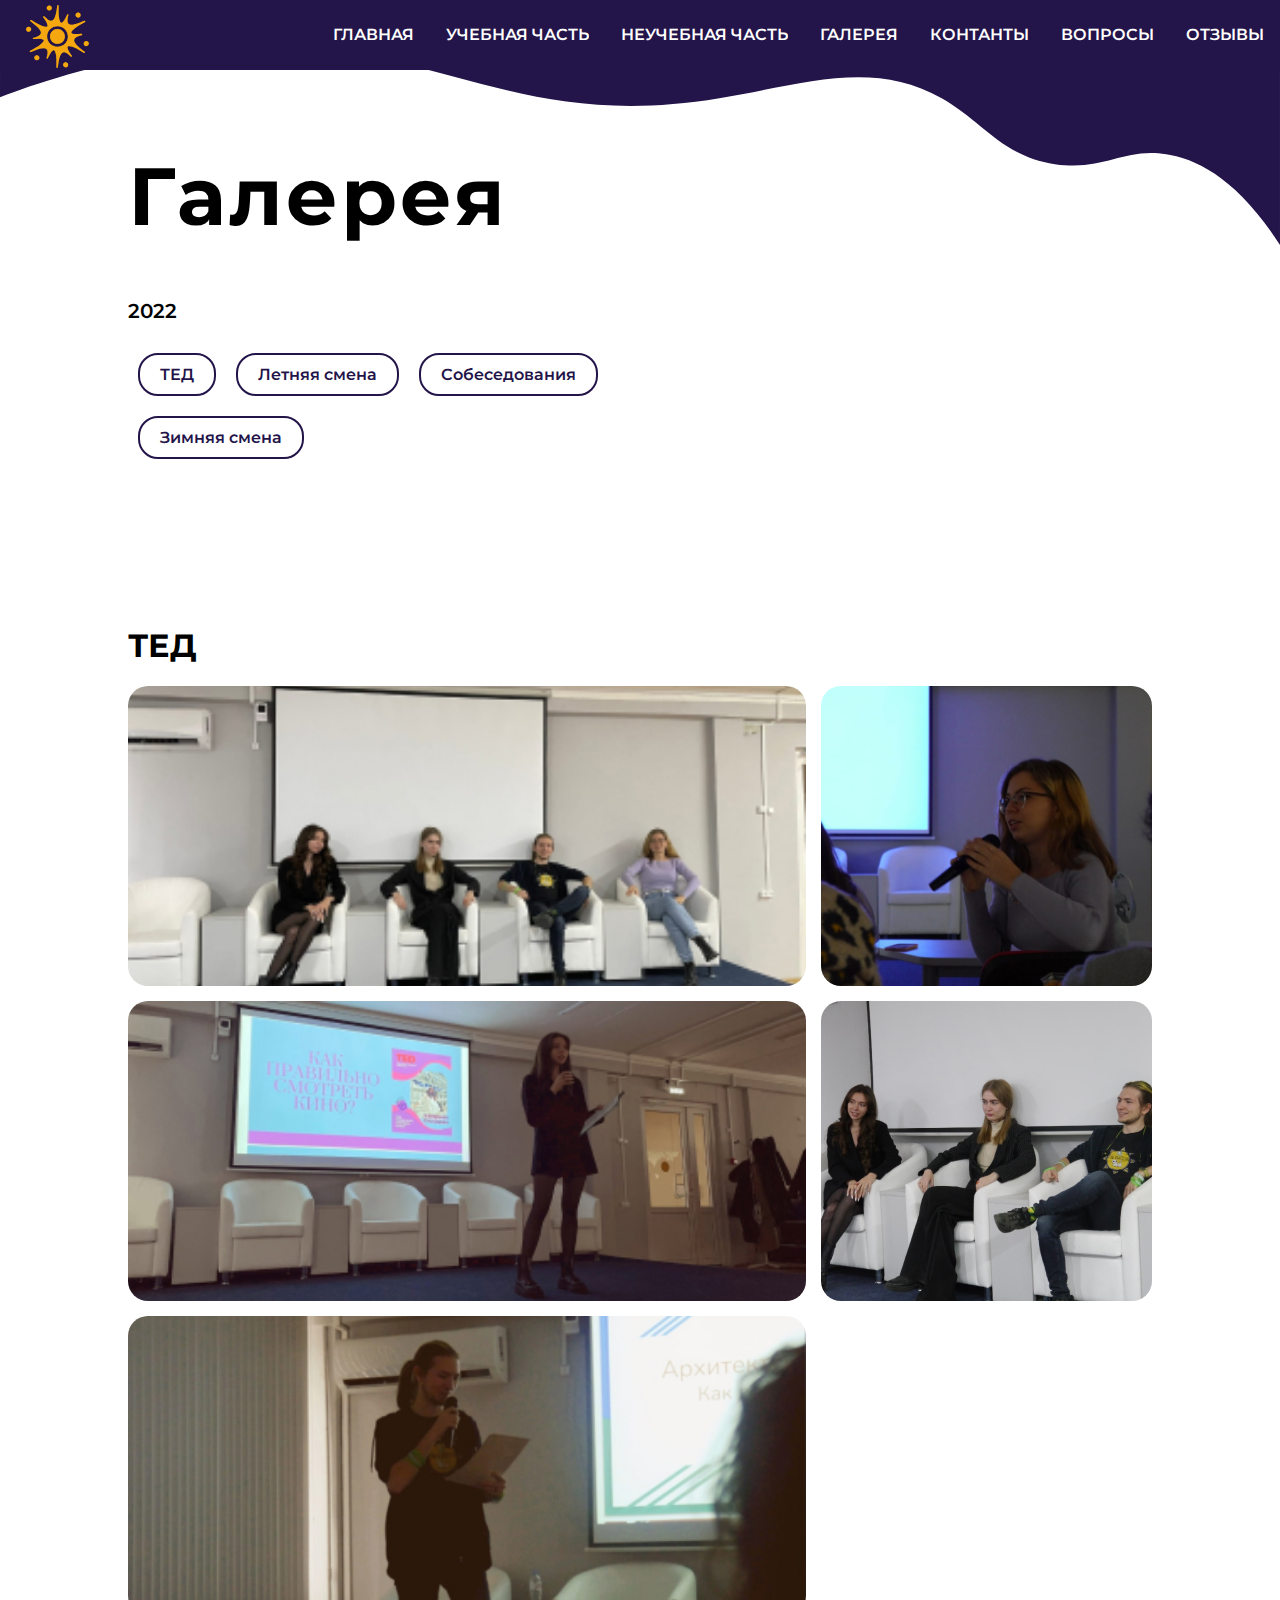
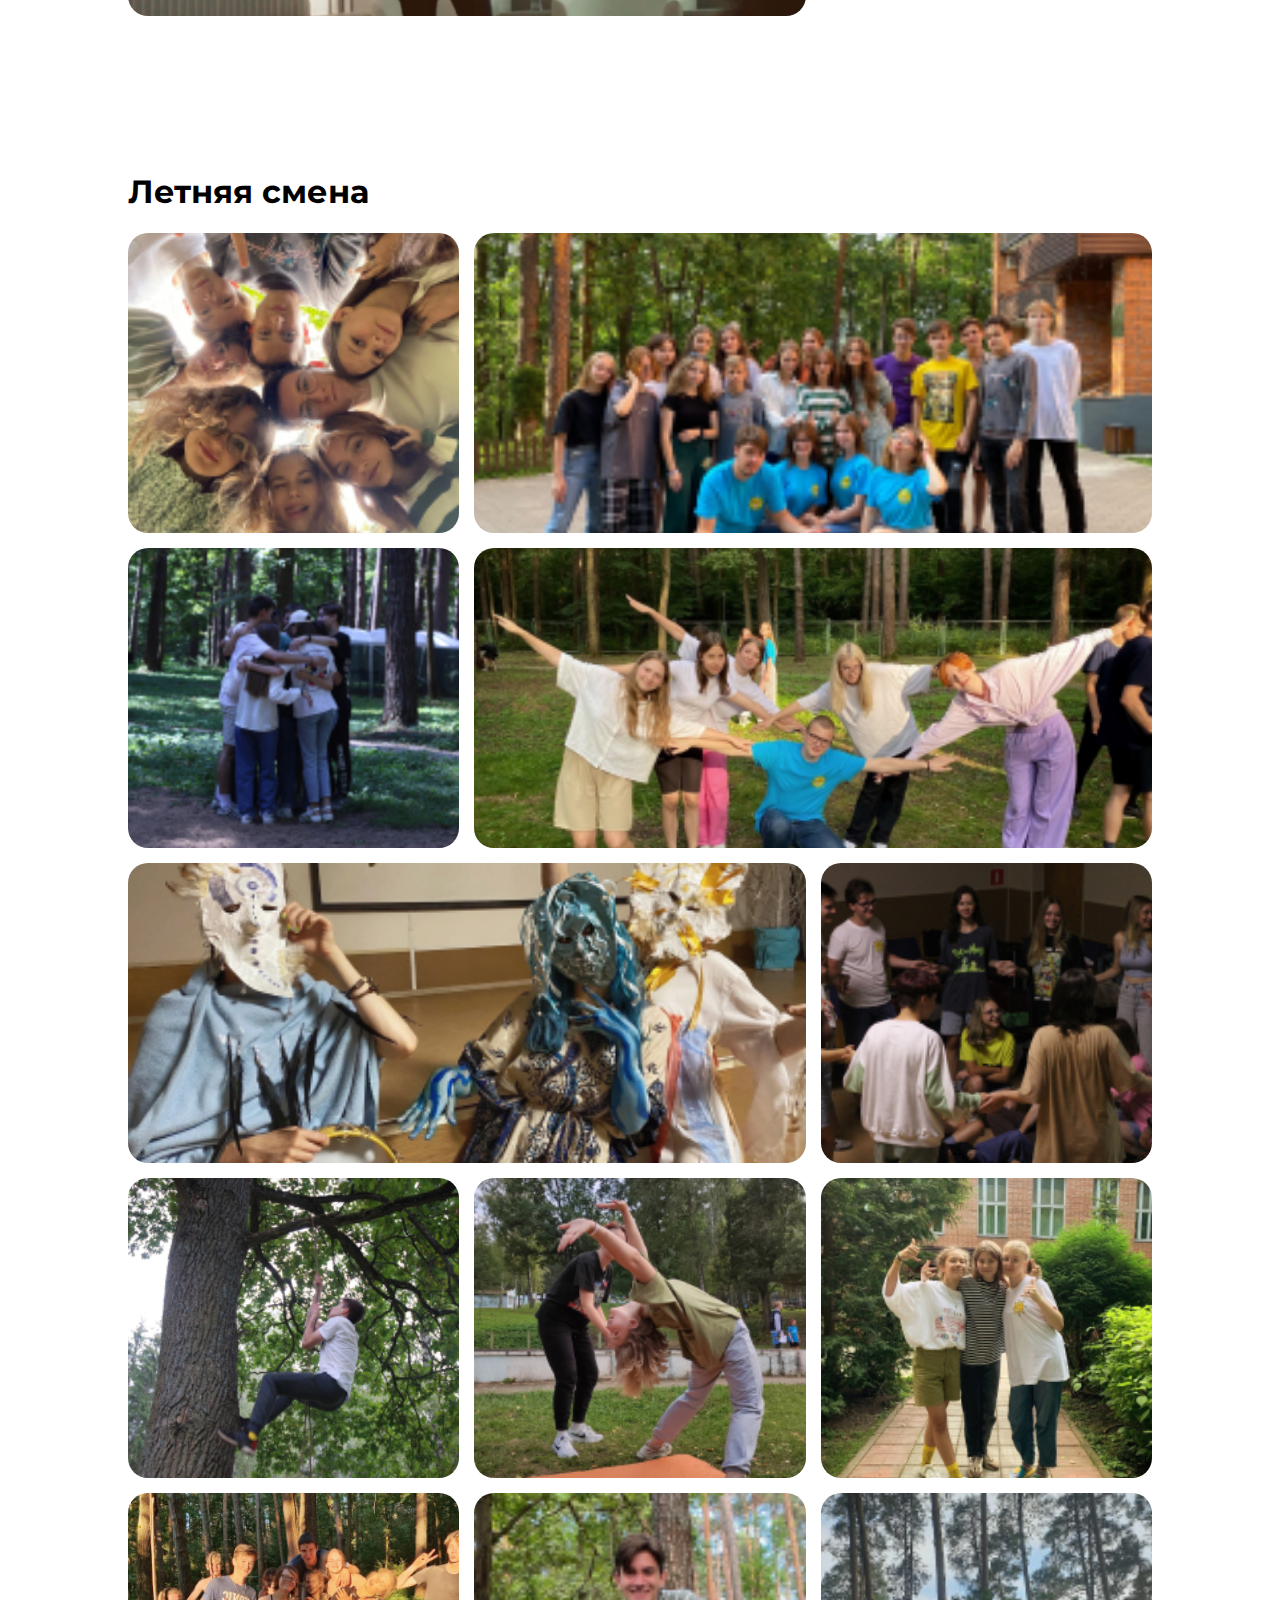
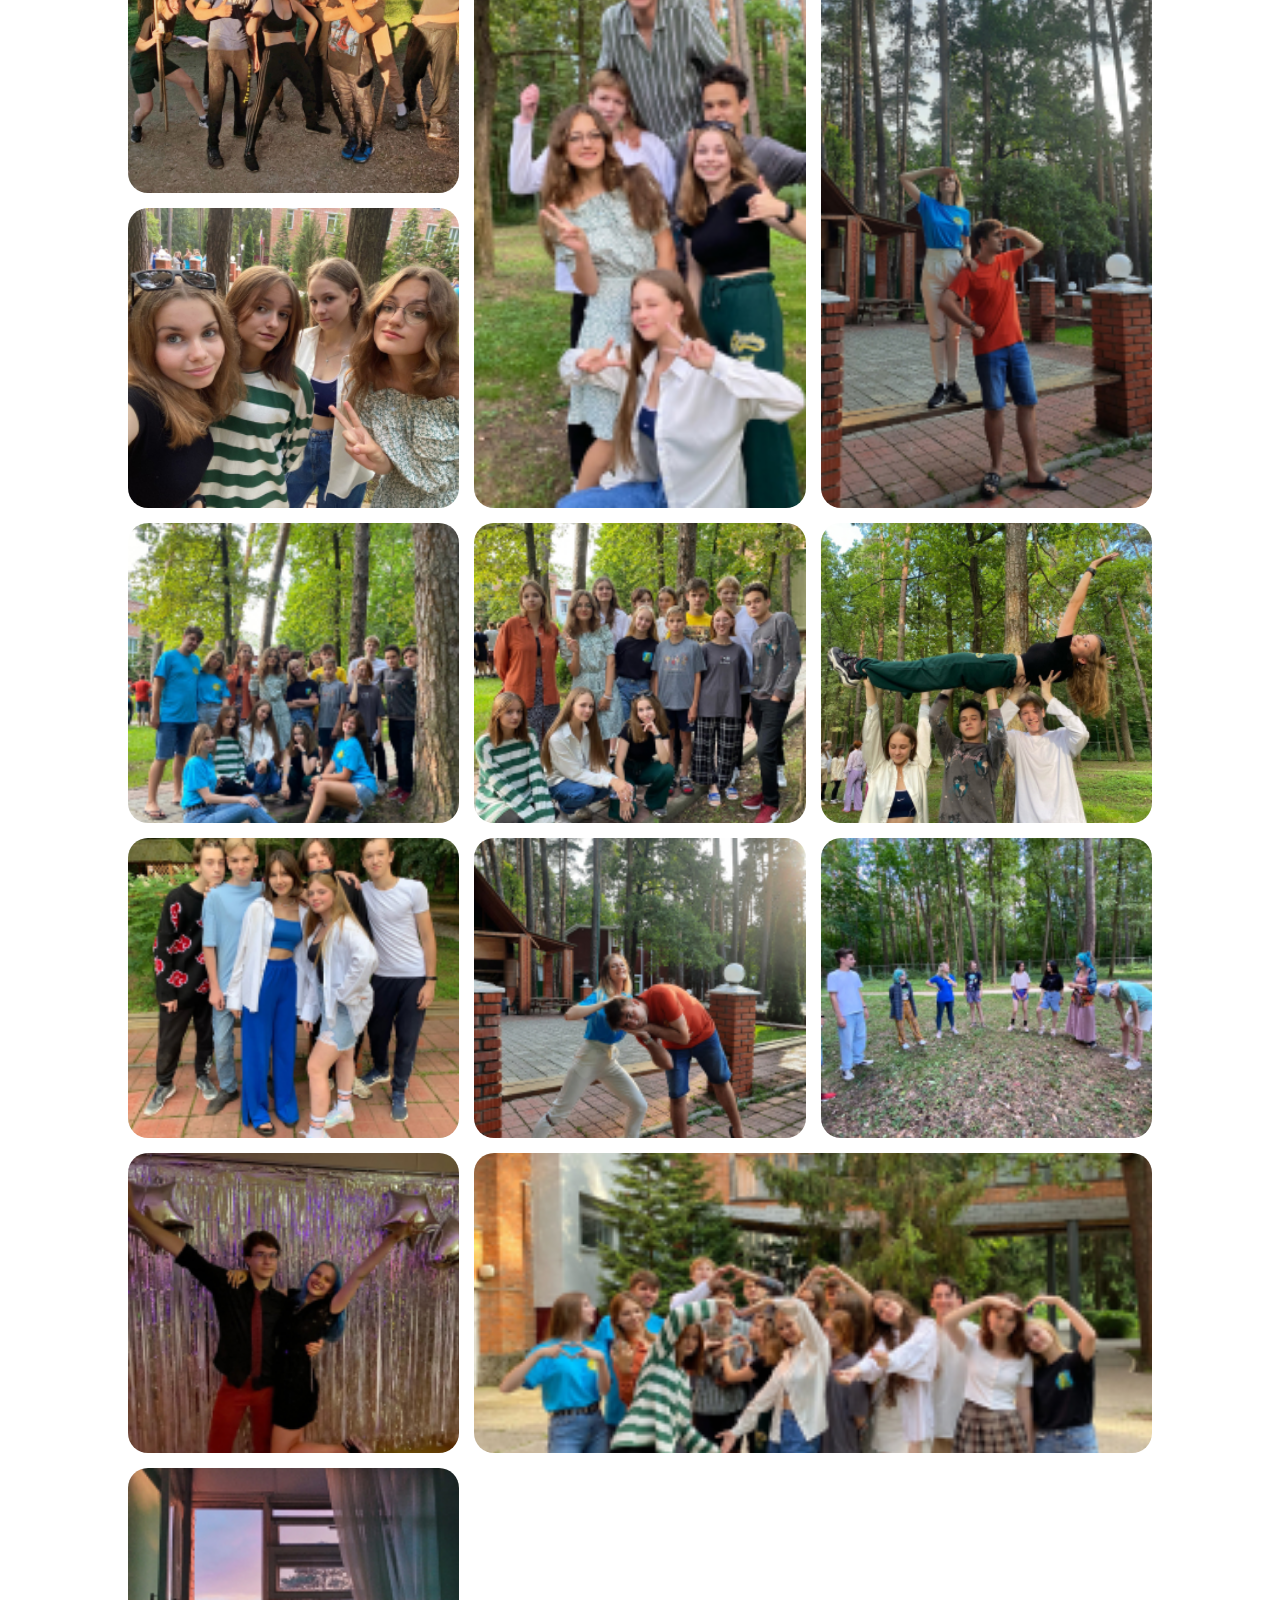
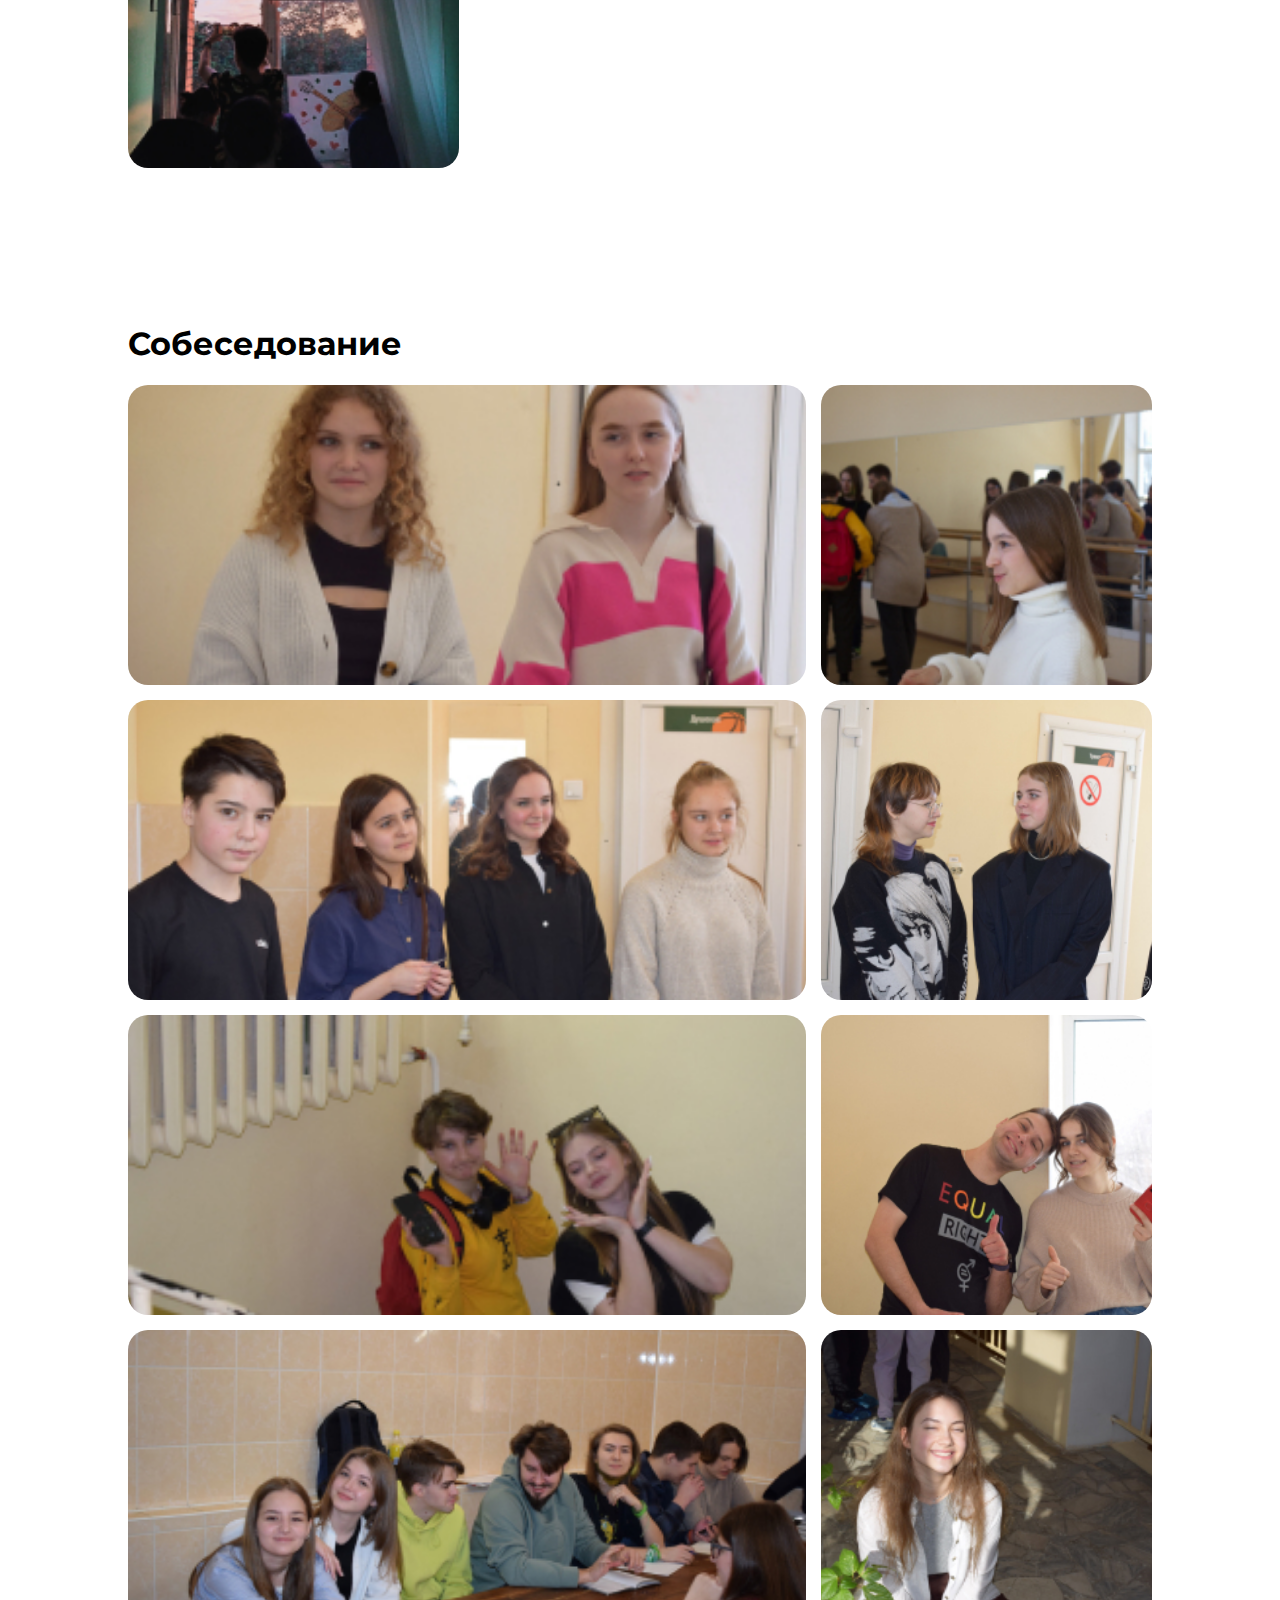
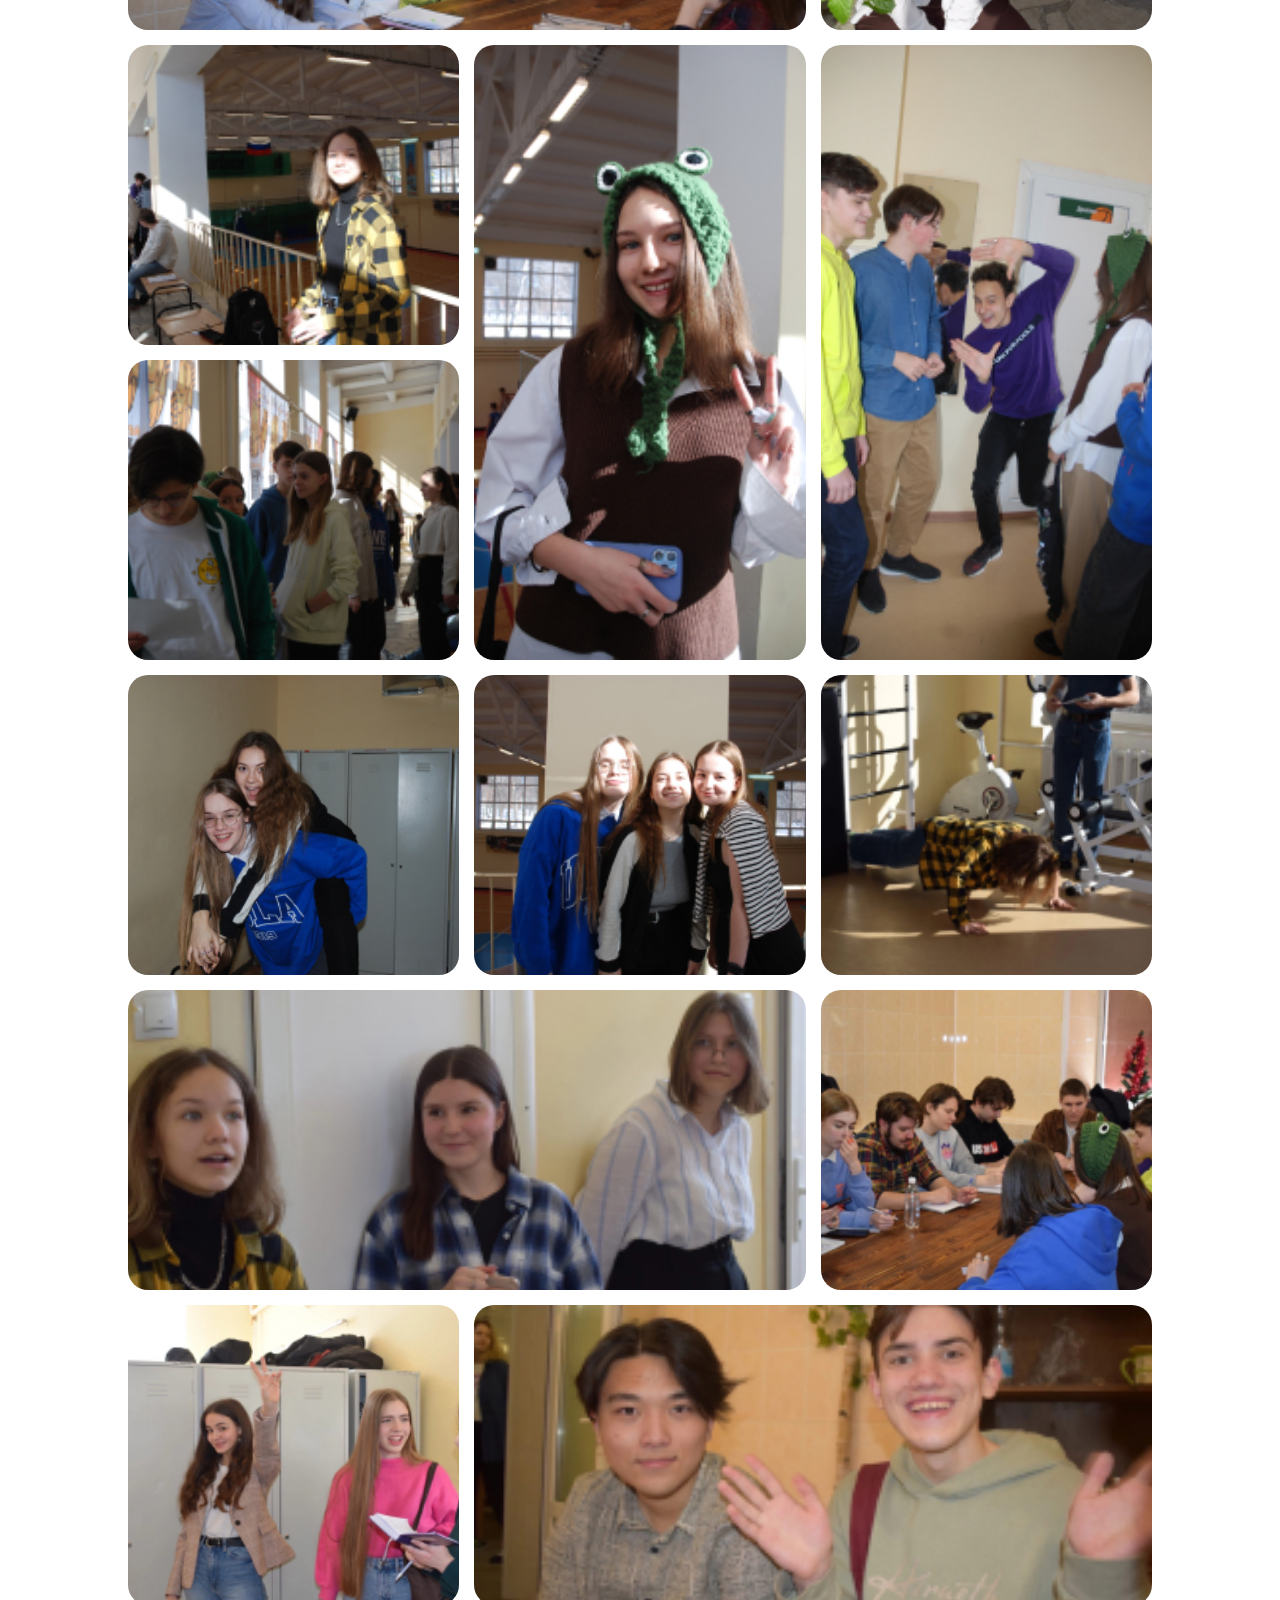
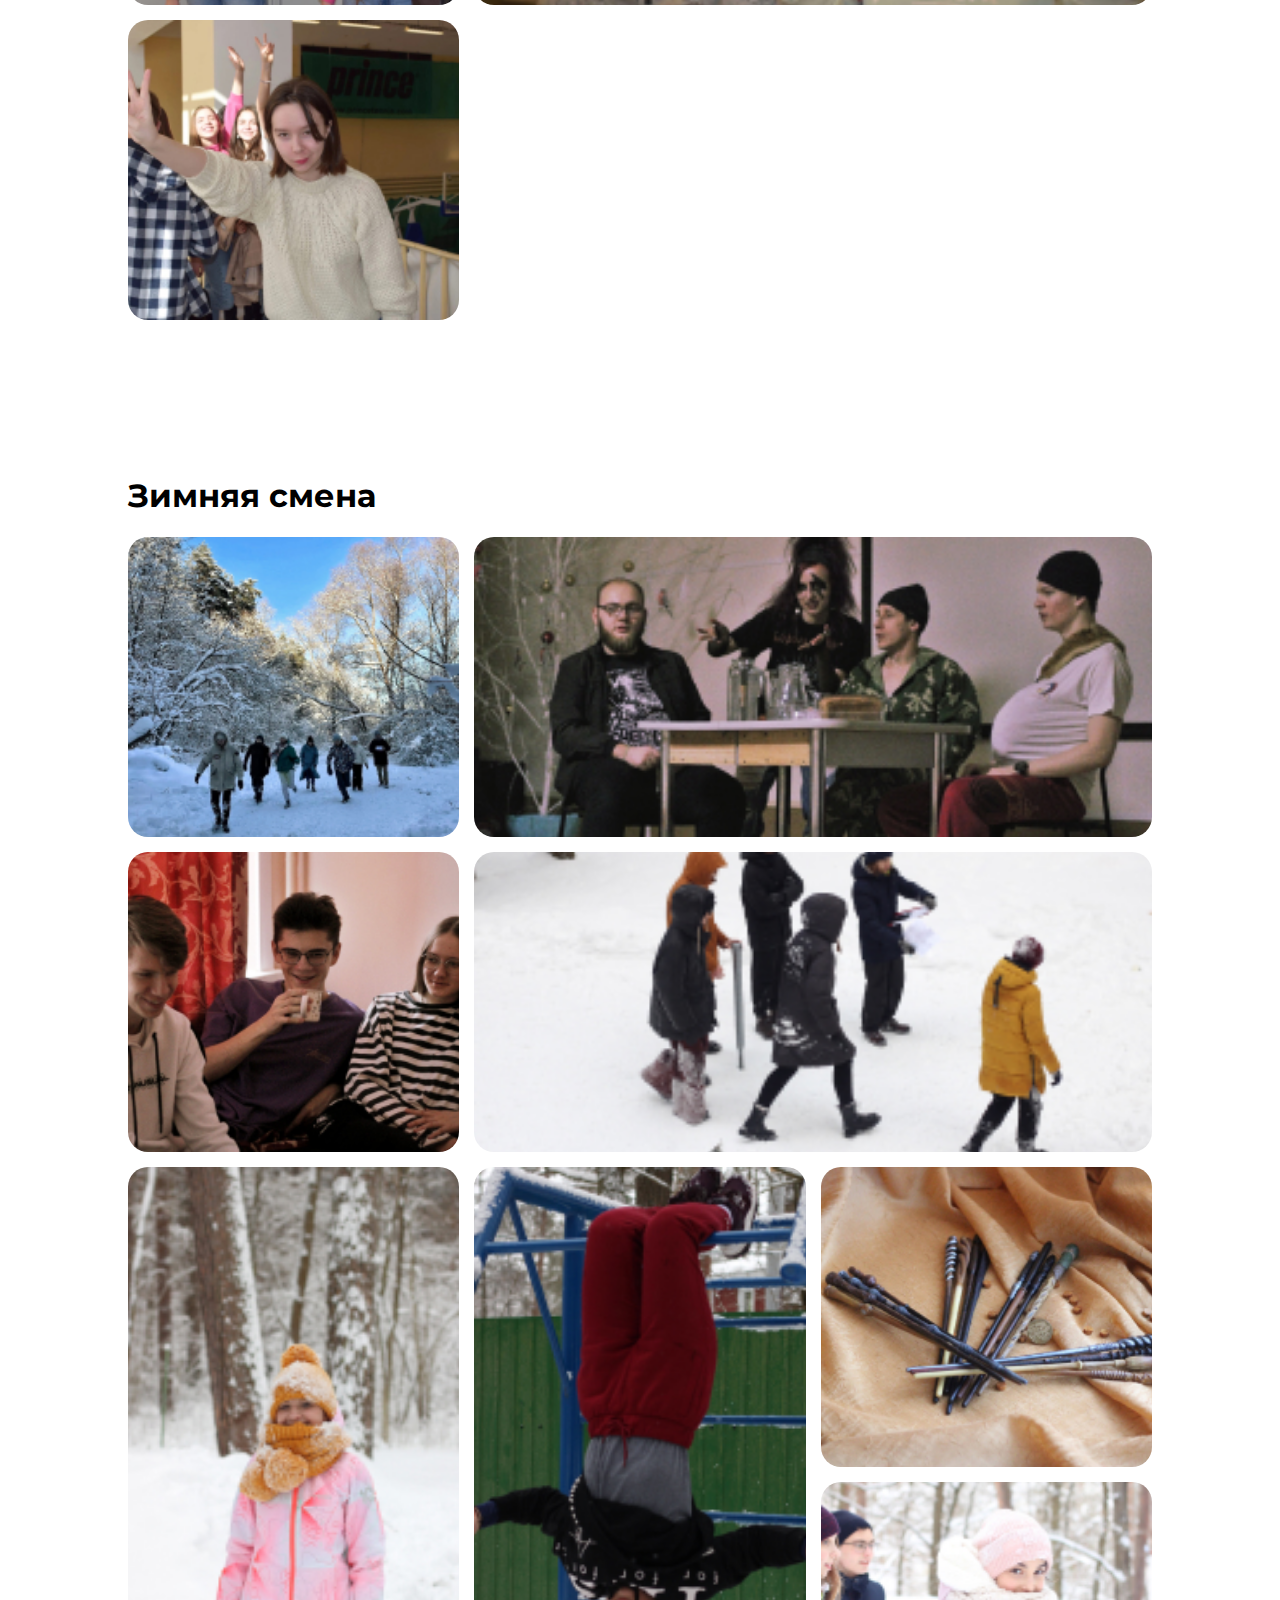
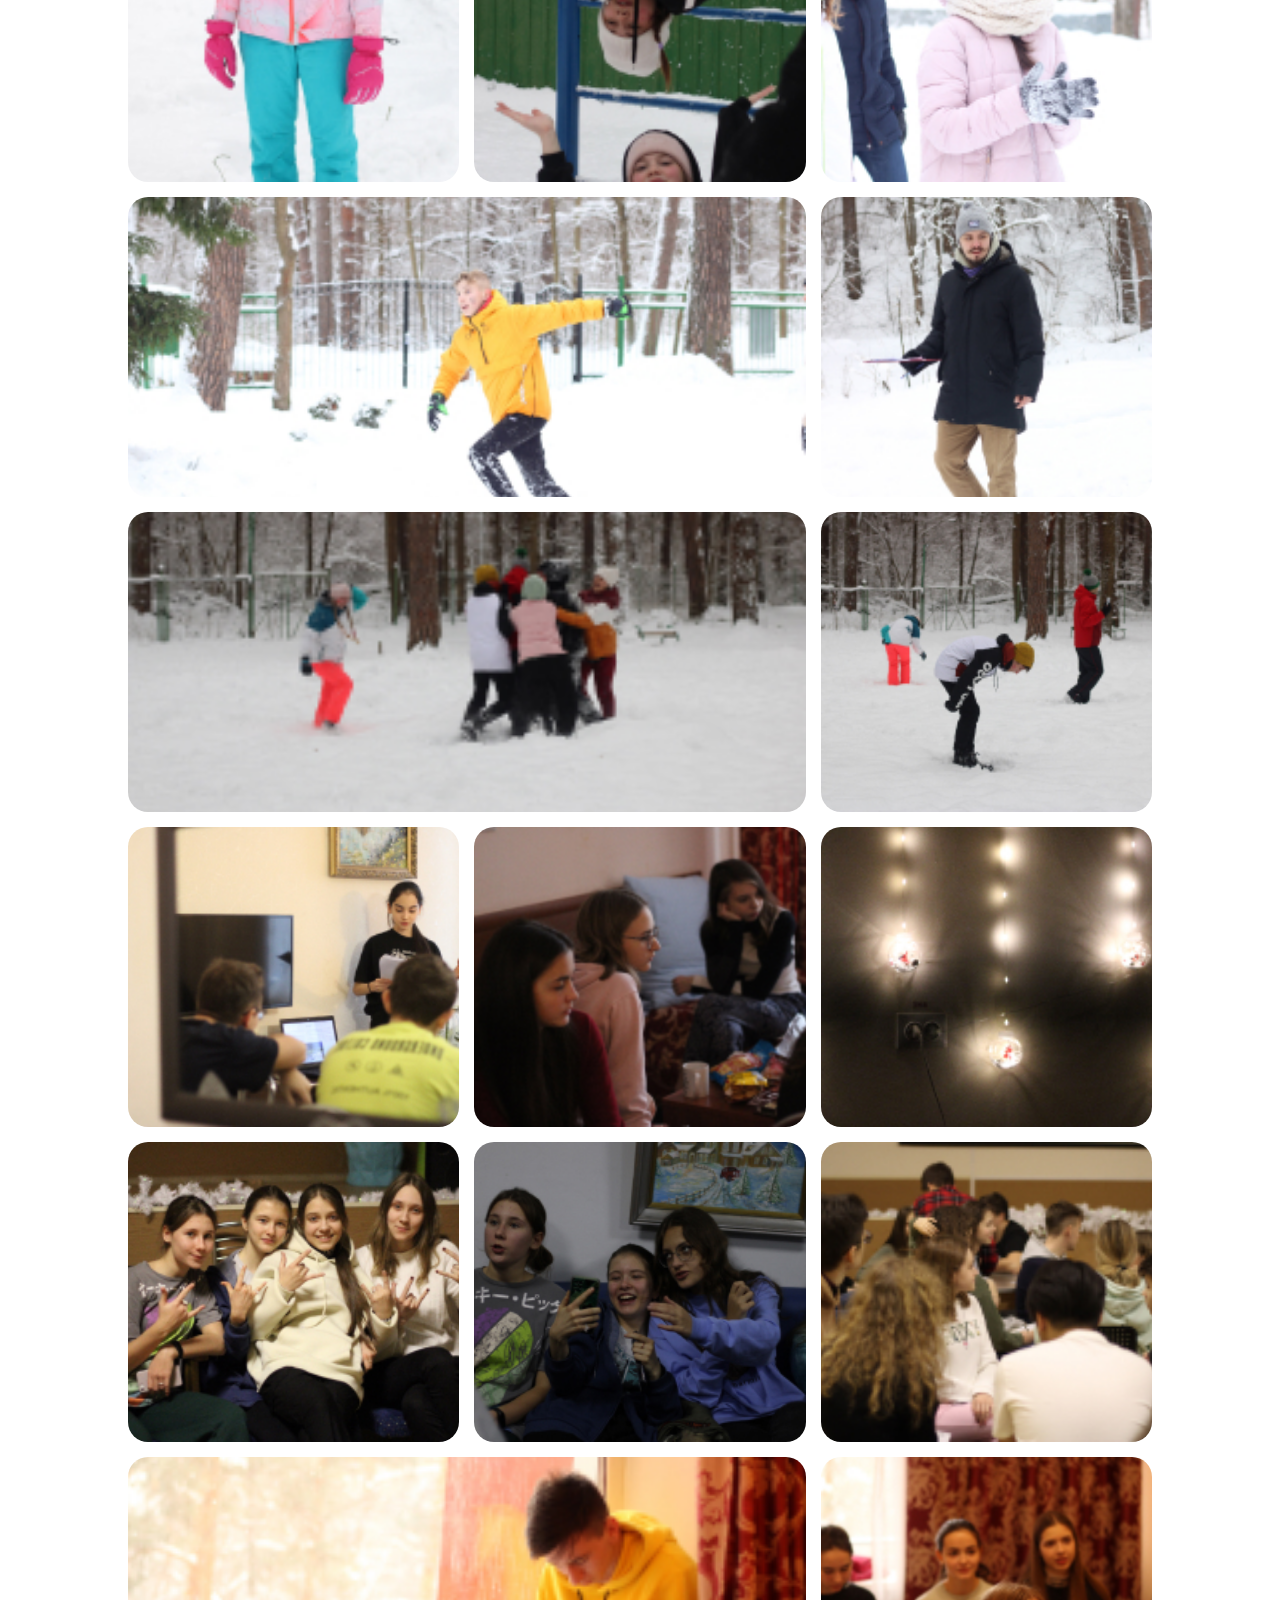
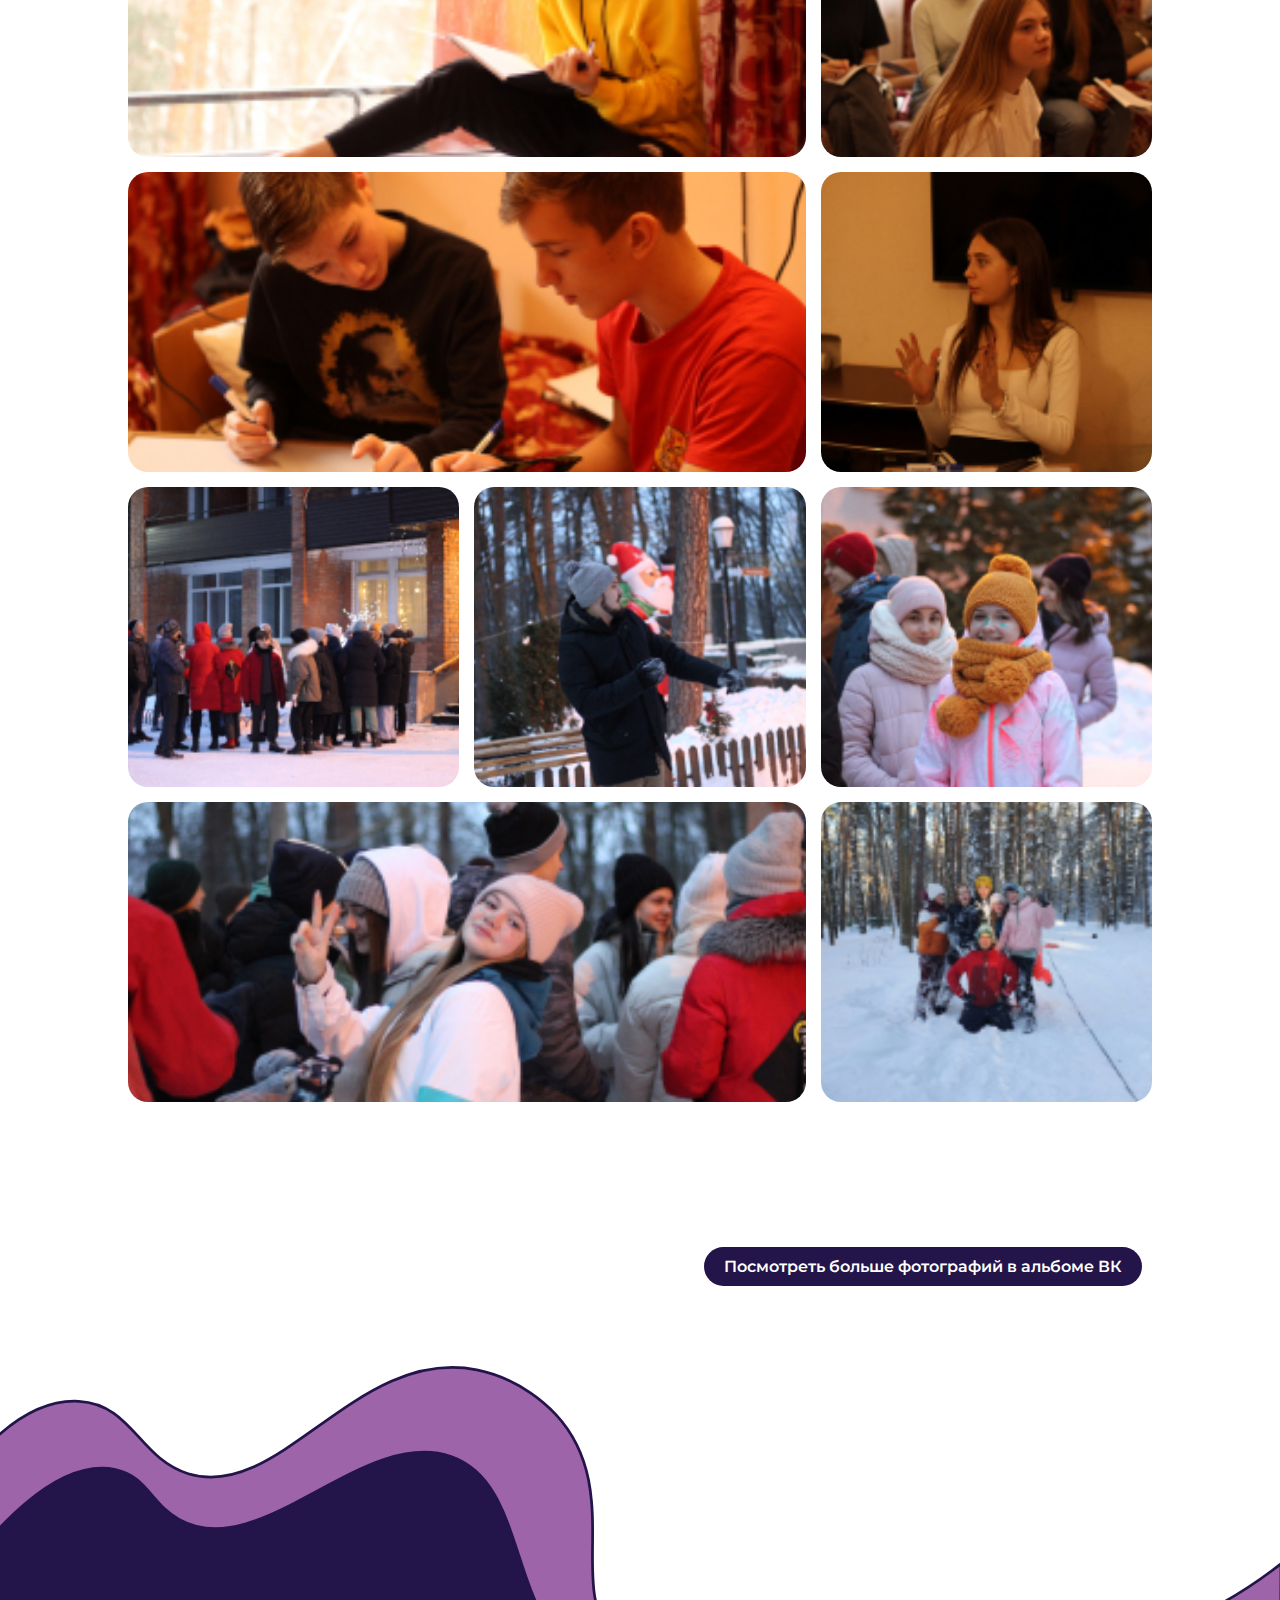
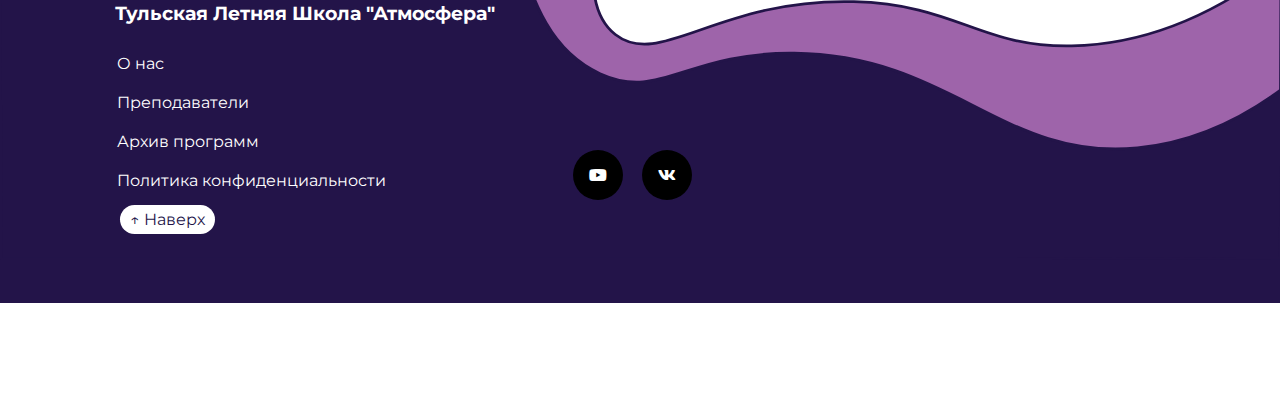
<file: gallery.html>
<!DOCTYPE html>
<html lang="ru">
<head>
    <meta charset="UTF-8">
    <meta http-equiv="X-UA-Compatible" content="IE=edge">
    <meta name="viewport" content="width=device-width, initial-scale=1.0">
    <link rel="stylesheet" href="style/style-base.css">
    <link rel="stylesheet" href="style/style-gallery.css">
    <link rel="icon" type="image/png" href="card/favicon.png">
    <link rel="preconnect" href="https://fonts.googleapis.com">
    <link rel="preconnect" href="https://fonts.gstatic.com" crossorigin>
    <link href="https://fonts.googleapis.com/css2?family=Montserrat&display=swap" rel="stylesheet">
    <link rel="stylesheet" href="https://use.fontawesome.com/releases/v5.4.1/css/all.css">
    <title>ТЛШ</title>
</head>
<body>
    <header class="top-nav">
        <img class="logo" src="card/logo.svg"/>
        <div class="head"></div>
        <input id="menu-toggle" type="checkbox" />
        <label class='menu-button-container' for="menu-toggle">
            <div class='menu-button'></div>
        </label>
        <ul class="menu">
            <li><a href="index.html">Главная</a></li>
            <li><a href="educational.html">Учебная часть</a></li>
            <li><a href="not-educational.html">Неучебная часть</a></li>
            <li><a href="gallery.html">Галерея</a></li>
            <li><a href="index.html#contact">Контанты</a></li>
            <li><a href="questions.html">Вопросы</a></li>
            <li><a href="feedback.html">Отзывы</a></li>
        </ul>
    </header>
    <main id="top">
        <img class="header-img" src="card/header.svg"/>
        <div class="heading"><h1>Галерея</h1></div>
        <section class="gallery-head">
            <p>2022</p>
            <div class="gallery-head-btn">
                <a href="#ted">ТЕД</a>
                <a href="#summer">Летняя смена</a>
                <a href="#inter">Собеседования</a>
                <a href="#winter">Зимняя смена</a>
            </div>
        </section>
        <section id="ted">
            <h1>ТЕД</h1>
            <div class="block">
                <div class="pic col-2"><img src="card/gallery/ted/1.jpg"></div>
                <div class="pic col-2"><img src="card/gallery/ted/2.jpg"></div>
                <div class="pic"><img src="card/gallery/ted/3.jpg"></div>
                <div class="pic col-2"><img src="card/gallery/ted/4.jpg"></div>
                <div class="pic"><img src="card/gallery/ted/5.jpg"></div>

            </div>
        </section>
        <section id="summer">
            <h1>Летняя смена</h1>
            <div class="block">
                <div class="pic"><img src="card/gallery/summer/1.jpg"></div>
                <div class="pic col-2"><img src="card/gallery/summer/2.jpg"></div>
                <div class="pic"><img src="card/gallery/summer/4.jpg"></div>
                <div class="pic col-2"><img src="card/gallery/summer/6.jpg"></div>
                <div class="pic col-2"><img src="card/gallery/summer/7.jpg"></div>
                <div class="pic"><img src="card/gallery/summer/5.jpg"></div>
                <div class="pic"><img src="card/gallery/summer/8.jpg"></div>
                <div class="pic"><img src="card/gallery/summer/9.jpg"></div>
                <div class="pic"><img src="card/gallery/summer/10.jpg"></div>
                <div class="pic"><img src="card/gallery/summer/11.jpg"></div>
                <div class="pic row-2"><img src="card/gallery/summer/12.jpg"></div>
                <div class="pic row-2"><img src="card/gallery/summer/19.jpg"></div>
                <div class="pic"><img src="card/gallery/summer/13.jpg"></div>
                <div class="pic"><img src="card/gallery/summer/14.jpg"></div>
                <div class="pic"><img src="card/gallery/summer/15.jpg"></div>
                <div class="pic"><img src="card/gallery/summer/16.jpg"></div>
                <div class="pic"><img src="card/gallery/summer/17.jpg"></div>
                <div class="pic"><img src="card/gallery/summer/18.jpg"></div>
                <div class="pic"><img src="card/gallery/summer/20.jpg"></div>
                <div class="pic"><img src="card/gallery/summer/21.jpg"></div>
                <div class="pic col-2"><img src="card/gallery/summer/3.jpg"></div>
                <div class="pic"><img src="card/gallery/summer/22.jpg"></div>

            </div>
        </section>
        <section id="inter">
            <h1>Собеседование</h1>
            <div class="block">
                <div class="pic col-2"><img src="card/gallery/inter/1.jpg"></div>
                <div class="pic col-2"><img src="card/gallery/inter/4.jpg"></div>
                <div class="pic"><img src="card/gallery/inter/2.jpg"></div>
                <div class="pic col-2"><img src="card/gallery/inter/3.jpg"></div>
                <div class="pic"><img src="card/gallery/inter/5.jpg"></div>
                <div class="pic"><img src="card/gallery/inter/6.jpg"></div>
                <div class="pic col-2"><img src="card/gallery/inter/7.jpg"></div>
                <div class="pic"><img src="card/gallery/inter/8.jpg"></div>
                <div class="pic"><img src="card/gallery/inter/11.jpg"></div>
                <div class="pic row-2"><img src="card/gallery/inter/9.jpg"></div>
                <div class="pic row-2"><img src="card/gallery/inter/10.jpg"></div>
                <div class="pic"><img src="card/gallery/inter/12.jpg"></div>
                <div class="pic"><img src="card/gallery/inter/13.jpg"></div>
                <div class="pic"><img src="card/gallery/inter/14.jpg"></div>
                <div class="pic"><img src="card/gallery/inter/15.jpg"></div>
                <div class="pic col-2"><img src="card/gallery/inter/17.jpg"></div>
                <div class="pic"><img src="card/gallery/inter/18.jpg"></div>
                <div class="pic"><img src="card/gallery/inter/19.jpg"></div>
                <div class="pic col-2"><img src="card/gallery/inter/16.jpg"></div>
                <div class="pic"><img src="card/gallery/inter/20.jpg"></div>
            </div>
        </section>
        <section class="winter" id="winter">
            <h1>Зимняя смена</h1>
            <div class="block">
                <div class="pic"><img src="card/gallery/winter/1.jpg"></div>
                <div class="pic col-2"><img src="card/gallery/winter/2.jpg"></div>
                <div class="pic"><img src="card/gallery/winter/3.jpg"></div>
                <div class="pic col-2"><img src="card/gallery/winter/4.jpg"></div>
                <div class="pic row-2"><img src="card/gallery/winter/5.jpg"></div>
                <div class="pic row-2"><img src="card/gallery/winter/6.jpg"></div>
                <div class="pic"><img src="card/gallery/winter/7.jpg"></div>
                <div class="pic"><img src="card/gallery/winter/8.jpg"></div>
                <div class="pic col-2"><img src="card/gallery/winter/9.jpg"></div>
                <div class="pic"><img src="card/gallery/winter/10.jpg"></div>
                <div class="pic col-2"><img src="card/gallery/winter/11.jpg"></div>
                <div class="pic"><img src="card/gallery/winter/12.jpg"></div>
                <div class="pic"><img src="card/gallery/winter/13.jpg"></div>
                <div class="pic"><img src="card/gallery/winter/14.jpg"></div>
                <div class="pic"><img src="card/gallery/winter/15.jpg"></div>
                <div class="pic"><img src="card/gallery/winter/16.jpg"></div>
                <div class="pic"><img src="card/gallery/winter/17.jpg"></div>
                <div class="pic"><img src="card/gallery/winter/18.jpg"></div>
                <div class="pic col-2"><img src="card/gallery/winter/20.jpg"></div>
                <div class="pic col-2"><img src="card/gallery/winter/21.jpg"></div>
                <div class="pic"><img src="card/gallery/winter/19.jpg"></div>
                <div class="pic"><img src="card/gallery/winter/22.jpg"></div>
                <div class="pic"><img src="card/gallery/winter/23.jpg"></div>
                <div class="pic"><img src="card/gallery/winter/24.jpg"></div>
                <div class="pic col-2"><img src="card/gallery/winter/25.jpg"></div>
                <div class="pic"><img src="card/gallery/winter/26.jpg"></div>
                <div class="pic"><img src="card/gallery/winter/27.jpg"></div>
            </div>
        </section>
        <div class="gallery-end">
            <a href="https://vk.com/albums-335742">Посмотреть больше фотографий в альбоме ВК</a>
        </div>

    </main>
   <footer>
        <div class="footer">
            <img src="card/footer.svg">
            <div class="footer-background"></div>
            <div class="footer-block">
                <div class="footer-block-one">
                    <h3>Тульская Летняя Школа "Атмосфера"</h3>
                    <a href="index.html#about-us">О нас</a>
                    <a href="#">Преподаватели</a>
                    <a href="#">Архив программ</a>
                    <a href="#">Политика конфиденциальности</a>
                </div>
                <div class="contact-block-button">
                    <a class="contact-button" href="https://www.youtube.com/channel/UChU9nIxjA4B9ng6VoHUJwhw">
                        <i class="fab fa-youtube"></i>
                    </a>
                    <a class="contact-button" href="https://vk.com/tlsh.atmosphere">
                        <i class="fab fa-vk"></i>
                    </a>
                </div>
                <div class="block-up">
                    <a class="up" href="#top">↑ Наверх</a>
                </div>
            </div>
        </div>
    </footer>
</body>
</html>
</file>
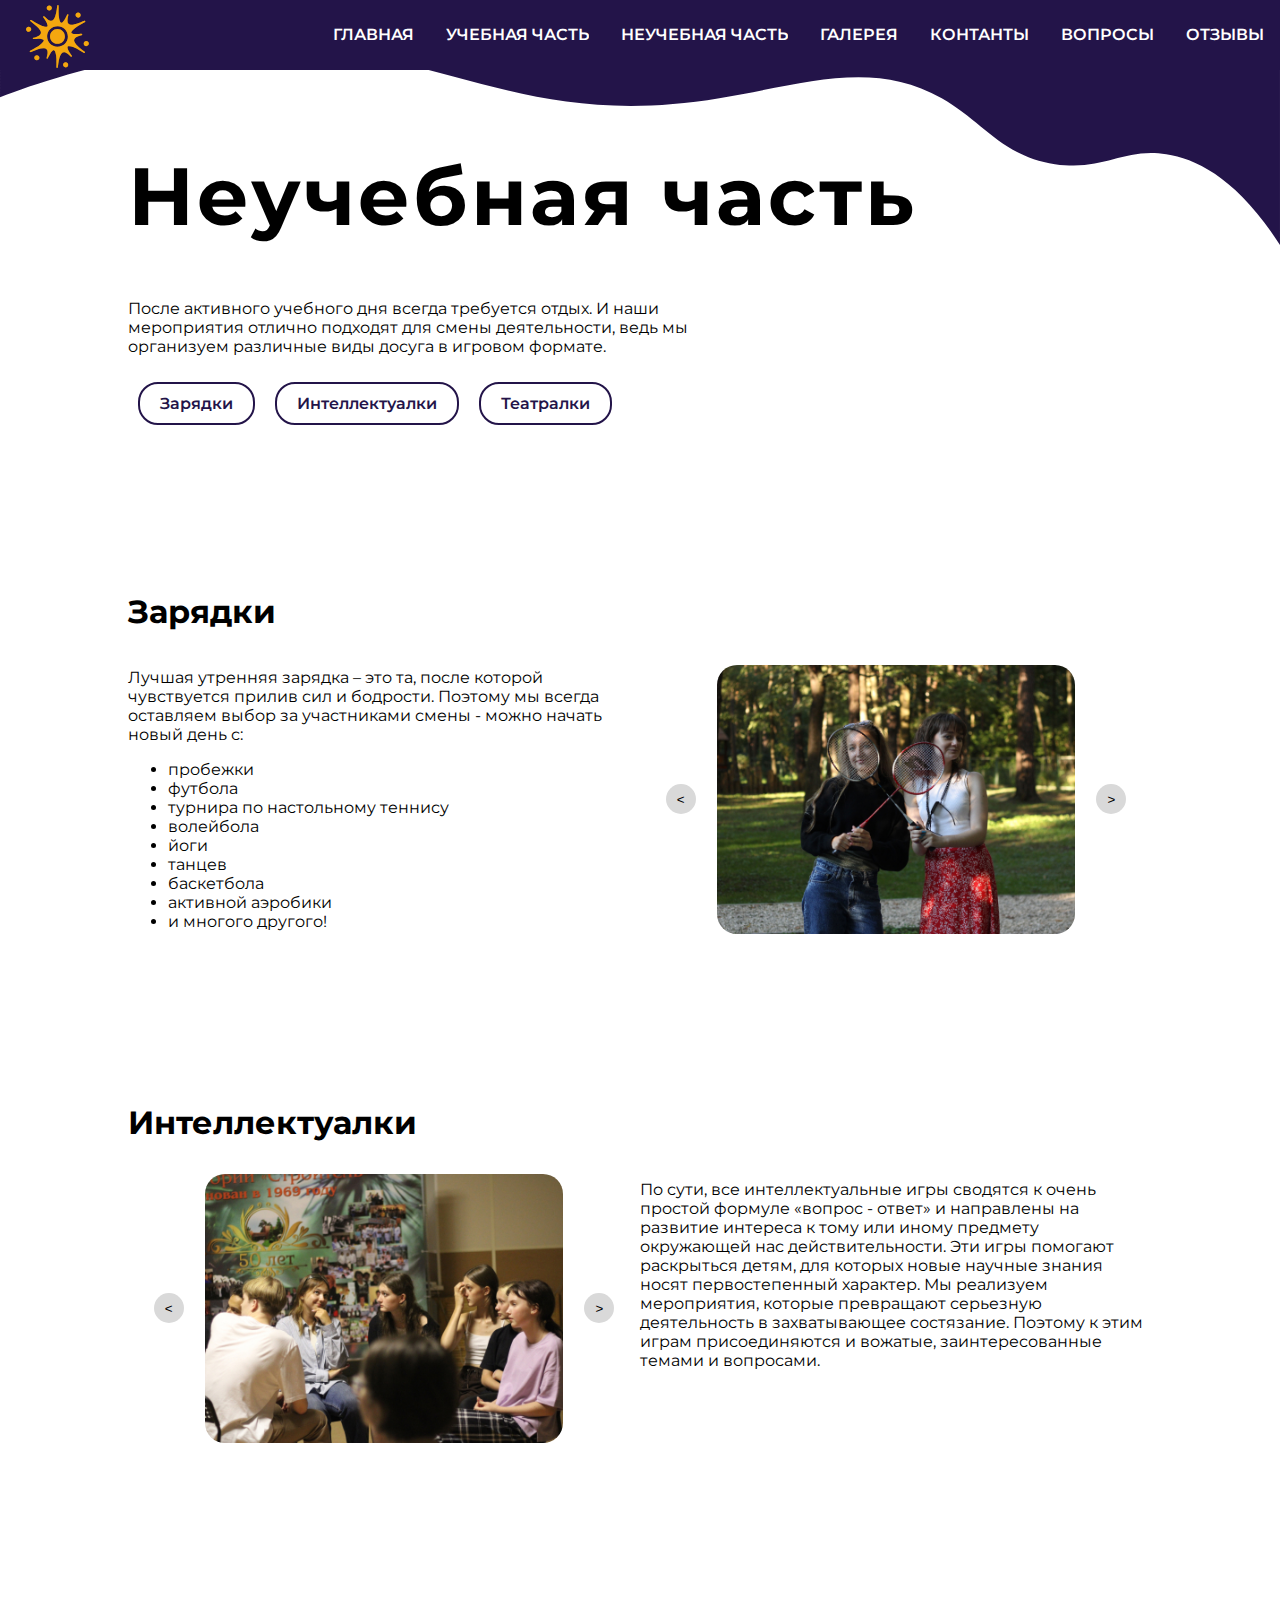
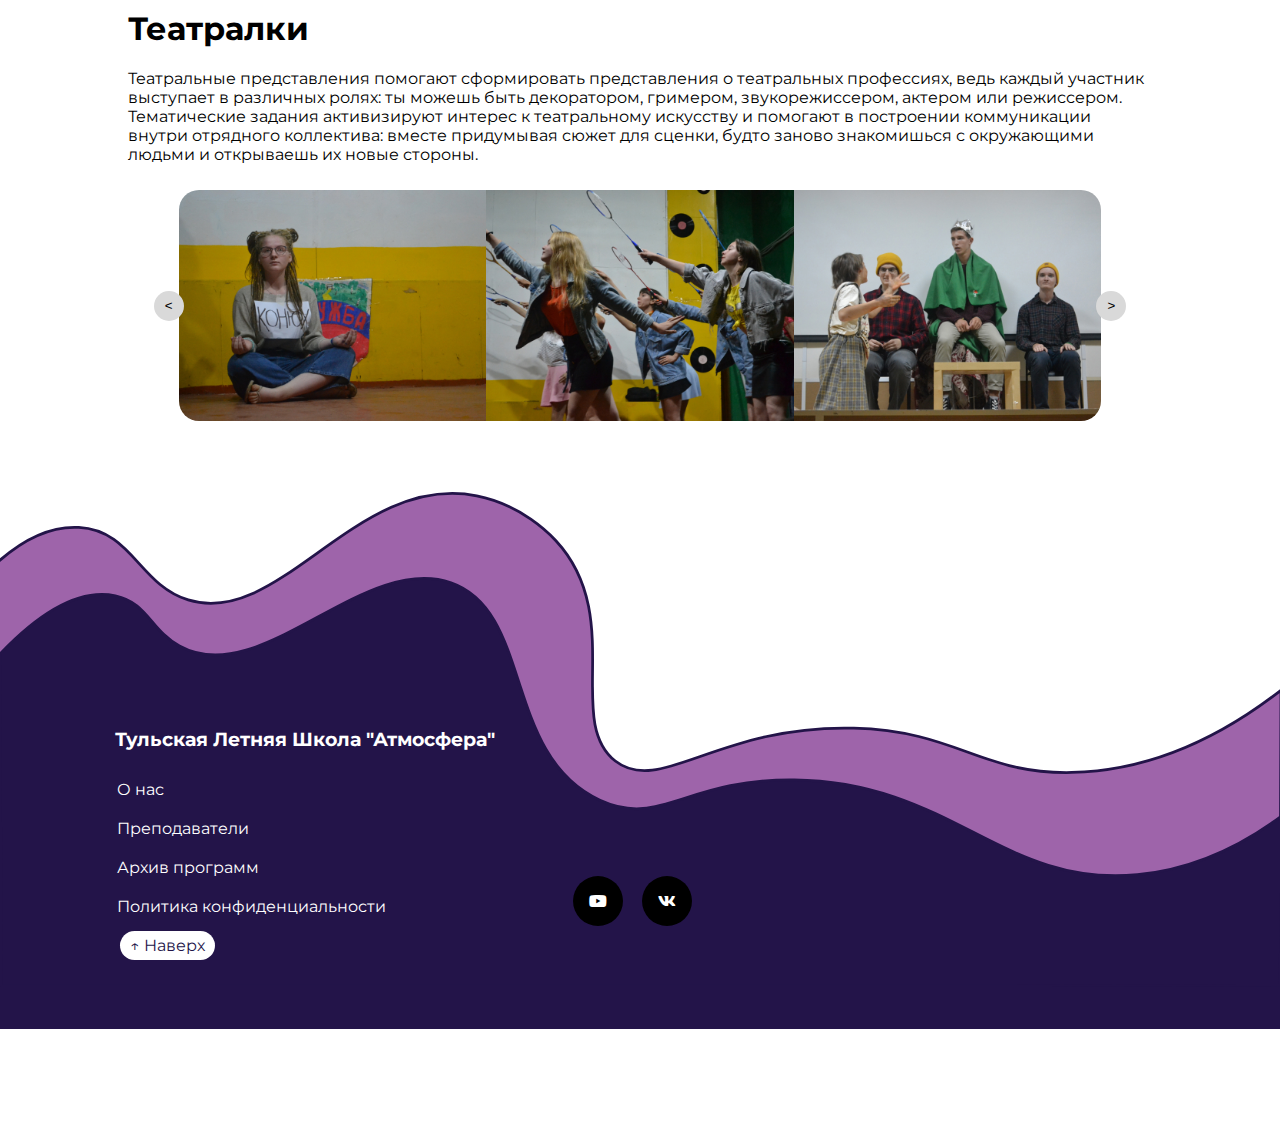
<file: not-educational.html>
<!DOCTYPE html>
<html lang="ru">
<head>
    <meta charset="UTF-8">
    <meta http-equiv="X-UA-Compatible" content="IE=edge">
    <meta name="viewport" content="width=device-width, initial-scale=1.0">
    <link rel="stylesheet" href="style/style-base.css">
    <link rel="stylesheet" href="style/style-not-educational.css">
    <link rel="icon" type="image/png" href="card/favicon.png">
    <link rel="preconnect" href="https://fonts.googleapis.com">
    <link rel="preconnect" href="https://fonts.gstatic.com" crossorigin>
    <link href="https://fonts.googleapis.com/css2?family=Montserrat&display=swap" rel="stylesheet">
    <link rel="stylesheet" href="https://use.fontawesome.com/releases/v5.4.1/css/all.css">
    <title>ТЛШ Атмосфера</title>
</head>
<body>
    <header class="top-nav">
        <img class="logo" src="card/logo.svg"/>
        <div class="head"></div>
        <input id="menu-toggle" type="checkbox" />
        <label class='menu-button-container' for="menu-toggle">
            <div class='menu-button'></div>
        </label>
        <ul class="menu">
            <li><a href="index.html">Главная</a></li>
            <li><a href="educational.html">Учебная часть</a></li>
            <li><a href="not-educational.html">Неучебная часть</a></li>
            <li><a href="gallery.html">Галерея</a></li>
            <li><a href="index.html#contact">Контанты</a></li>
            <li><a href="questions.html">Вопросы</a></li>
            <li><a href="feedback.html">Отзывы</a></li>
        </ul>
    </header>
    <main id="top">
        <img class="header-img" src="card/header.svg"/>
        <div class="heading"><h1>Неучебная часть</h1></div>
        <section class="not-edu-head">
            <p>После активного учебного дня всегда требуется отдых. И наши мероприятия отлично подходят для смены деятельности, ведь мы организуем различные виды досуга в игровом формате.</p>
            <div class="not-edu-head-btn">
                <a href="#charging">Зарядки</a>
                <a href="#intelligence">Интеллектуалки</a>
                <a href="#theatre">Театралки</a>
            </div>
        </section>
        <section id="charging">
            <h1>Зарядки</h1>
            <div class="charging-block">
                <div class="charging-text">
                    <p>Лучшая утренняя зарядка – это та, после которой чувствуется прилив сил и бодрости. Поэтому мы всегда оставляем выбор за участниками смены - можно начать новый день с:</p>
                    <ul>
                        <li>пробежки</li>
                        <li>футбола</li>
                        <li>турнира по настольному теннису</li>
                        <li>волейбола</li>
                        <li>йоги</li>
                        <li>танцев</li>
                        <li>баскетбола</li>
                        <li>активной аэробики</li>
                        <li>и многого другого!</li>
                    </ul>
                </div>
                <div class="charging-block-photo block-photo">
                    <div class="charging-slider slider-short">
                        <div class="charging-slider-line slider-line-short">
                            <img class="charging-slider-pic" src="card/non-edu/charging/1.jpg">
                            <img class="charging-slider-pic" src="card/non-edu/charging/2.jpg">
                            <img class="charging-slider-pic" src="card/non-edu/charging/3.jpg">
                            <img class="charging-slider-pic" src="card/non-edu/charging/4.jpg">
                            <img class="charging-slider-pic" src="card/non-edu/charging/5.jpg">
                            <img class="charging-slider-pic" src="card/non-edu/charging/6.jpg">
                        </div>
                    </div>
                    <button class="charging-slider-prev slider-prev"> &lt; </button>
                    <button class="charging-slider-next slider-next"> &gt; </button>
                </div>
            </div>
        </section>
        <section id="intelligence">
            <h1>Интеллектуалки</h1>
            <div class="charging-block">
                <div class="charging-block-photo block-photo">
                    <div class="charging-slider slider-short">
                        <div class="theatre-slider-line slider-line-short">
                            <img class="charging-slider-pic" src="card/non-edu/intel/1.jpg">
                            <img class="charging-slider-pic" src="card/non-edu/intel/2.jpg">
                            <img class="charging-slider-pic" src="card/non-edu/intel/3.jpg">
                        </div>
                    </div>
                    <button class="theatre-slider-prev slider-prev"> &lt; </button>
                    <button class="theatre-slider-next slider-next"> &gt; </button>
                </div>
                <div class="charging-text">
                    <p>По сути, все интеллектуальные игры сводятся к очень простой формуле «вопрос - ответ» и направлены на развитие интереса к тому или иному предмету окружающей нас действительности. Эти игры помогают раскрыться детям, для которых новые научные знания носят первостепенный характер. Мы реализуем мероприятия, которые превращают серьезную деятельность в захватывающее состязание. Поэтому к этим играм присоединяются и вожатые, заинтересованные темами и вопросами.</p>
                </div>
            </div>
        </section>
        <section id="theatre" class="not-edu-theatre">
            <h1>Театралки</h1>
            <div class="intel-block">
                <div class="intel-text">
                    <p>Театральные представления помогают сформировать представления о театральных профессиях, ведь каждый участник выступает в различных ролях: ты можешь быть декоратором, гримером, звукорежиссером, актером или режиссером. Тематические задания активизируют интерес к театральному искусству и помогают в построении коммуникации внутри отрядного коллектива: вместе придумывая сюжет для сценки, будто заново знакомишься с окружающими людьми и открываешь их новые стороны.</p>
                </div>
                <div class="intel-block-photo block-photo">
                    <div class="intel-slider slider-long">
                        <div class="intel-slider-line slider-line-long">
                            <img class="intel-slider-pic" src="card/non-edu/theatre/5.jpg">
                            <img class="intel-slider-pic" src="card/non-edu/theatre/1.jpg">
                            <img class="intel-slider-pic" src="card/non-edu/theatre/2.jpg">
                            <img class="intel-slider-pic" src="card/non-edu/theatre/3.jpg">
                            <img class="intel-slider-pic" src="card/non-edu/theatre/4.jpg">
                            <img class="intel-slider-pic" src="card/non-edu/theatre/6.jpg">
                            <img class="intel-slider-pic" src="card/non-edu/theatre/5.jpg">
                            <img class="intel-slider-pic" src="card/non-edu/theatre/1.jpg">

                        </div>
                    </div>
                    <button class="intel-slider-prev slider-prev"> &lt; </button>
                    <button class="intel-slider-next slider-next"> &gt; </button>
                </div>
            </div>
        </section>
    </main>
    <footer>
        <div class="footer">
            <img src="card/footer.svg">
            <div class="footer-background"></div>
            <div class="footer-block">
                <div class="footer-block-one">
                    <h3>Тульская Летняя Школа "Атмосфера"</h3>
                    <a href="index.html#about-us">О нас</a>
                    <a href="#">Преподаватели</a>
                    <a href="#">Архив программ</a>
                    <a href="#">Политика конфиденциальности</a>
                </div>
                <div class="contact-block-button">
                    <a class="contact-button" href="https://www.youtube.com/channel/UChU9nIxjA4B9ng6VoHUJwhw">
                        <i class="fab fa-youtube"></i>
                    </a>
                    <a class="contact-button" href="https://vk.com/tlsh.atmosphere">
                        <i class="fab fa-vk"></i>
                    </a>
                </div>
                <div class="block-up">
                    <a class="up" href="#top">↑ Наверх</a>
                </div>
            </div>
        </div>
    </footer>
    <script src="script-not-educational.js"></script>
</body>
</html>
</file>
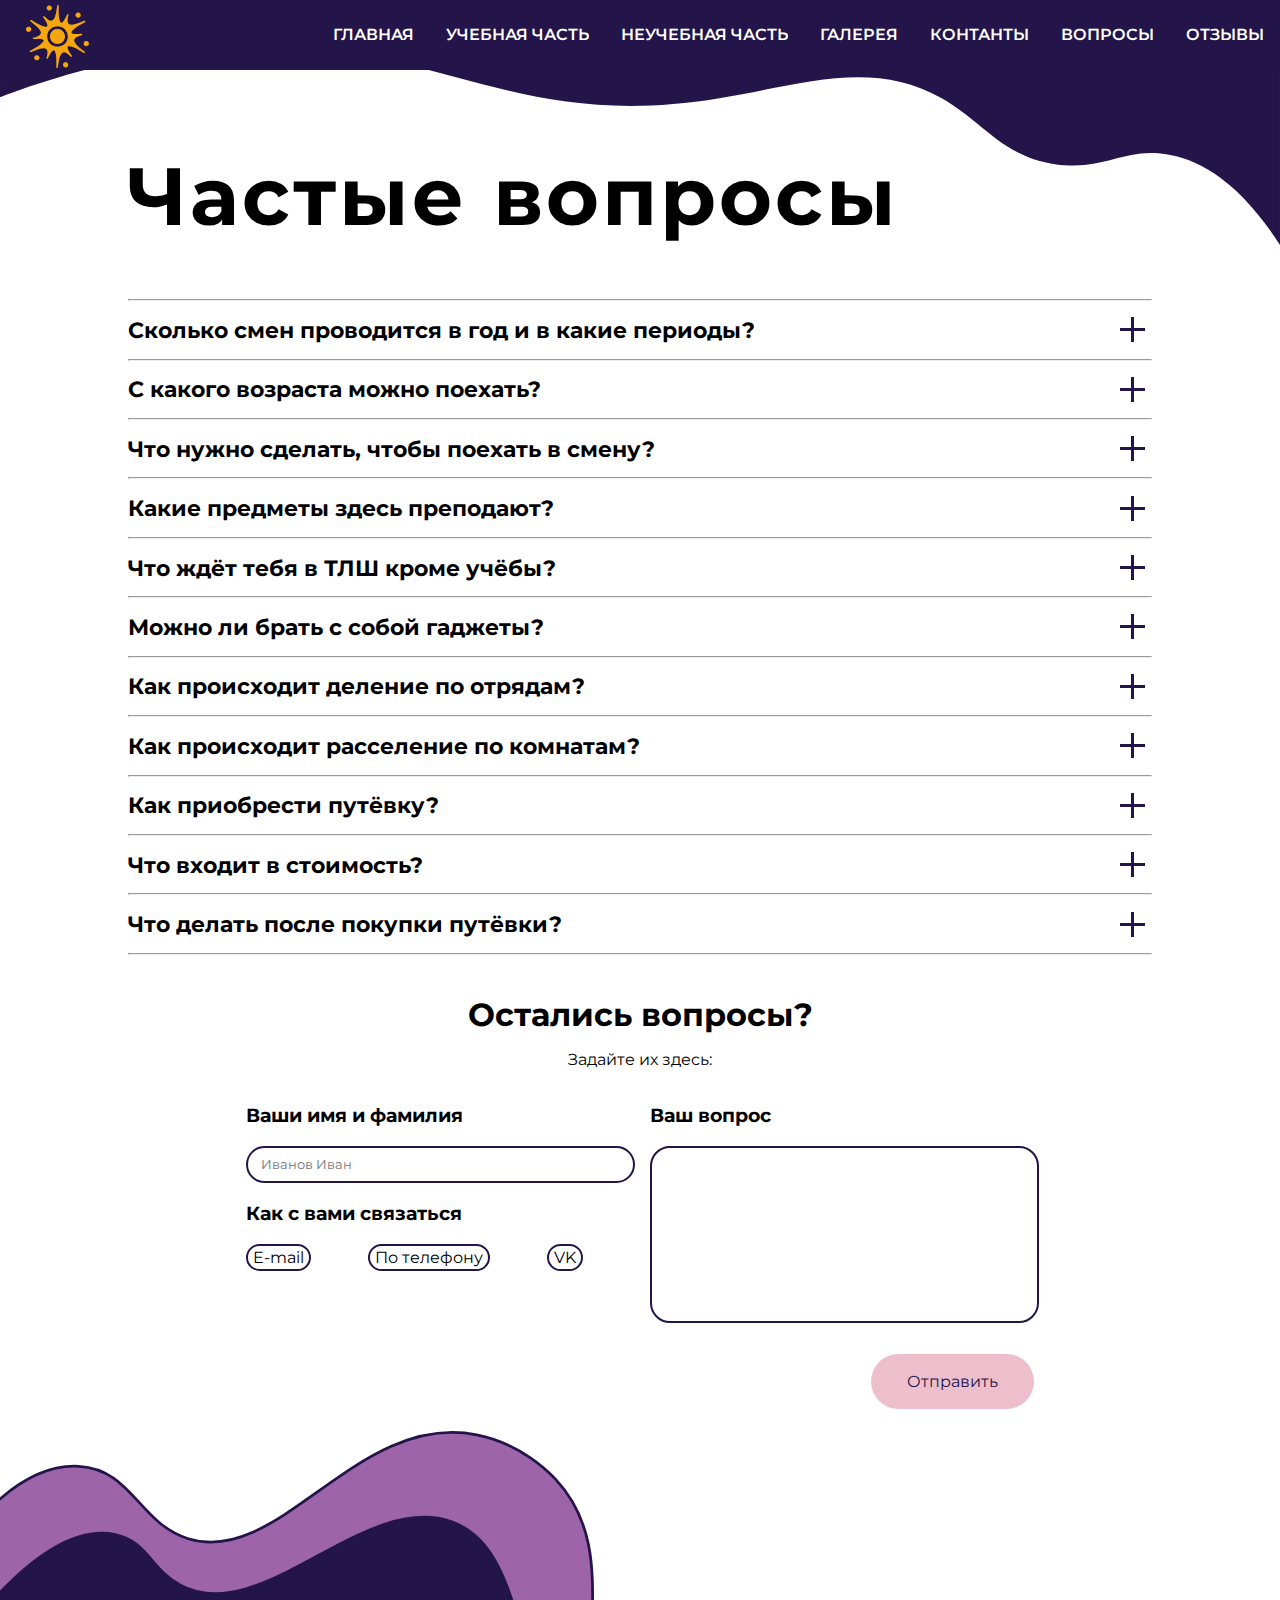
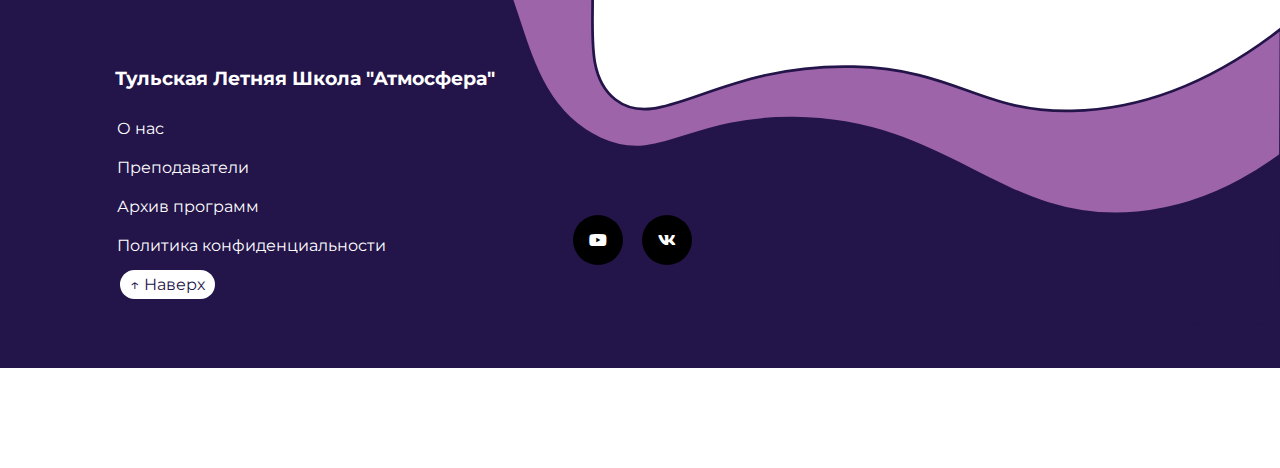
<file: questions.html>
<!DOCTYPE html>
<html lang="ru">
<head>
    <meta charset="UTF-8">
    <meta http-equiv="X-UA-Compatible" content="IE=edge">
    <meta name="viewport" content="width=device-width, initial-scale=1.0">
    <link rel="stylesheet" href="style/style-base.css">
    <link rel="stylesheet" href="style/style-questions.css">
    <link rel="icon" type="image/png" href="card/favicon.png">
    <link rel="preconnect" href="https://fonts.googleapis.com">
    <link rel="preconnect" href="https://fonts.gstatic.com" crossorigin>
    <link href="https://fonts.googleapis.com/css2?family=Montserrat&display=swap" rel="stylesheet">
    <link rel="stylesheet" href="https://use.fontawesome.com/releases/v5.4.1/css/all.css">
    <title>ТЛШ</title>
</head>
<body>
    <header class="top-nav">
        <img class="logo" src="card/logo.svg"/>
        <div class="head"></div>
        <input id="menu-toggle" type="checkbox" />
        <label class='menu-button-container' for="menu-toggle">
            <div class='menu-button'></div>
        </label>
        <ul class="menu">
            <li><a href="index.html">Главная</a></li>
            <li><a href="educational.html">Учебная часть</a></li>
            <li><a href="not-educational.html">Неучебная часть</a></li>
            <li><a href="gallery.html">Галерея</a></li>
            <li><a href="index.html#contact">Контанты</a></li>
            <li><a href="questions.html">Вопросы</a></li>
            <li><a href="feedback.html">Отзывы</a></li>
        </ul>
    </header>
    <main id="top">
        <img class="header-img" src="card/header.svg"/>
        <div class="heading"><h1>Частые вопросы</h1></div>
        <section class="questions">
            <hr>
            <details>
                <summary>Сколько смен проводится в год и в какие периоды?</summary>
                <p>Несмотря на своё название, Тульская Летняя Школа открывает свои двери два раза в год — на три недели в августе и на одну неделю в начале января, во время школьных зимних каникул.</p>
            </details>
            <hr>
            <details>
                <summary>С какого возраста можно поехать?</summary>
                <p>Будучи, в первую очередь, летней школой, мы устанавливаем ограничения не по возрасту, но по пройденной школьной программе. К нам могут поехать ребята после седьмых, восьмых, девятых и десятых классов.</p>
            </details>
            <hr>
            <details>
                <summary>Что нужно сделать, чтобы поехать в смену?</summary>
                <p>Чтобы поехать в смену, ребёнку сначала нужно пройти собеседование, которое состоит из двух частей — учебной и неучебной. Если собеседование успешно пройдено, то осталось лишь оплатить путёвку и собрать медицинские справки, если они необходимы в год проведения смены. О датах и итогах собеседования, а также о медицинских справках мы сообщим дополнительно на сайте и в нашей группе ВКонтакте.</p>
            </details>
            <hr>
            <details>
                <summary>Какие предметы здесь преподают?</summary>
                <p>В нашей летней школе имеется обширный набор различных учебных профилей, как в рамках школьной программы, так и более продвинутые материалы. Здесь ребёнок может посетить занятия по классическим предметам, таким как математика, астрономия или история, так и по новым для него интересным дисциплинам — геодезия, продвинутое программирование, экономика, латинский язык и так далее.</p>
            </details>
            <hr>
            <details>
                <summary>Что ждёт тебя в ТЛШ кроме учёбы?</summary>
                <p>Помимо учёбы ребёнка ждёт множество различных игр разного формата: мы проводим спортивные кубковые состязания, интеллектуальные викторины, театральные представления, клубы по интересам, дискотеки, квесты и ролёвки. Не даст заскучать и отрядная жизнь, со своими уникальными играми и мероприятиями для товарищей по отряду.</p>
            </details>
            <hr>
            <details>
                <summary>Можно ли брать с собой гаджеты?</summary>
                <p>Можно, но мы настоятельно не рекомендуем брать с собой дорогие гаджеты. Они будут отвлекать ребёнка от жизни в лагере и не дадут ему полностью погрузиться в атмосферу смены. Рекомендуем брать с собой простой телефон для связи с родителями и совместных фотографий с отрядом.</p>
            </details>
            <hr>
            <details>
                <summary>Как происходит деление по отрядам?</summary>
                <p>После успешного прохождения собеседования, вожатые набирают себе новичков в отряд по итогам взаимодействий ребёнка с окружением и другими взрослыми на неучебной части. Мы стараемся минимизировать потенциальные конфликты и создать максимально комфортную среду для общения с новыми друзьями.</p>
            </details>
            <hr>
            <details>
                <summary>Как происходит расселение по комнатам?</summary>
                <p>В случае, когда смена проходит в лагерях с большими комнатами (на 10-12 человек), то под один отряд выделяются две комнаты — для мальчиков и девочек. В случае, когда мы располагаем комнатами по 2-3 человека, то ребята расселяются, в первую очередь, по половому признаку — мальчики с мальчиками, а девочки с девочками. Более конкретное расселение контролирует вожатый, стараясь создать максимально комфортную среду для ребят и учесть все пожелания старых друзей, приезжающих в лагерь не первый год.</p>
            </details>
            <hr>
            <details>
                <summary>Как приобрести путёвку?</summary>
                <p>Путёвку можно оплатить либо по реквизитам организации, либо другим, удобным вам способом. Для более точной информации свяжитесь с директором ТЛШ «Атмосфера» в удобное вам время или следите за информацией на сайте и в группе ВКонтакте.</p>
            </details>
            <hr>
            <details>
                <summary>Что входит в стоимость?</summary>
                <p>В стоимость путёвки входит:</p>
                <ul>
                    <li>Комфортное проживание на территории лагеря</li>
                    <li>Пятиразовое сбалансированное питание</li>
                    <li>Интересные и наглядные учёбные пары, в том числе проектные и опытные</li>
                    <li>Активная внеучебная жизнь, наполненная различными играми и событиями</li>
                    <li>Сувениры после смены, общелагерные и уникальные отрядные</li>
                    <li>Различные общелагерные мероприятия в течение года</li>
                    <li>Хорошее настроение, эмоции и желание приехать в летнюю школу еще раз</li>
                </ul>
            </details>
            <hr>
            <details>
                <summary>Что делать после покупки путёвки?</summary>
                <p>Рекомендуем собрать некоторые вещи, которые наверняка пригодятся ребёнку – актуальный список можно найти перед сменой у нас на сайте и в группе ВКонтакте. Там же можно найти список необходимых медицинских справок для грядущей смены и время/место отъезда в лагерь.</p>
            </details>
            <hr>
        </section>
        <section class="question-form">
            <h1>Остались вопросы?</h1>
            <p>Задайте их здесь:</p>
            <form class="question-form-block">
                <div class="question-form-block-one">
                    <h3>Ваши имя и фамилия</h3>
                    <input type="text" placeholder="Иванов Иван">
                    <h3>Как с вами связаться</h3>
                    <div class="question-form-btn">
                        <input id="radio-email" class="q-btn-email" type="radio" name="field">
                        <label class="label-radio-email" for="radio-email">E-mail</label>
                        <input id="radio-tel" class="q-btn-tel" type="radio" name="field">
                        <label class="label-radio-tel" for="radio-tel">По телефону</label>
                        <input id="radio-vk" class="q-btn-vk" type="radio" name="field">
                        <label class="label-radio-vk" for="radio-vk">VK</label>
                        <input class="q-inp-email" type="email" placeholder="Почта">
                        <input class="q-inp-tel" type="tel" placeholder="Телефон">
                        <input class="q-inp-vk" type="text" placeholder="Ссылка на страницу">
                    </div>
                    
                </div>
                <div>
                    <h3>Ваш вопрос</h3>
                    <textarea rows="10" cols="40" ></textarea>
                </div>
                <div class="button-question-block">
                    <a class="button-question" href="№">Отправить</a>
                </div>
            </form>
        </section>
    </main>
    <footer>
        <div class="footer">
            <img src="card/footer.svg">
            <div class="footer-background"></div>
            <div class="footer-block">
                <div class="footer-block-one">
                    <h3>Тульская Летняя Школа "Атмосфера"</h3>
                    <a href="index.html#about-us">О нас</a>
                    <a href="#">Преподаватели</a>
                    <a href="#">Архив программ</a>
                    <a href="#">Политика конфиденциальности</a>
                </div>
                <div class="contact-block-button">
                    <a class="contact-button" href="https://www.youtube.com/channel/UChU9nIxjA4B9ng6VoHUJwhw">
                        <i class="fab fa-youtube"></i>
                    </a>
                    <a class="contact-button" href="https://vk.com/tlsh.atmosphere">
                        <i class="fab fa-vk"></i>
                    </a>
                </div>
                <div class="block-up">
                    <a class="up" href="#top">↑ Наверх</a>
                </div>
            </div>
        </div>
    </footer>
</body>
</html>
</file>
<file: style/style-base.css>
body{
    margin: 0;
    font-family: 'Montserrat', sans-serif;
    text-decoration-color: #231449;
  }
.header-img{
  width: 100%;
  position: absolute;
  top: -20px;
  left: 0;
  z-index: 500;
}
@media (max-width: 1200px){
  .header-img{
    display: none;
  }
}
.top-nav{
  width: 100%;
  height: 70px;
  background-color: #231449;
  top:0;
  display: flex;
  position: fixed;
  flex-direction: row;
  align-items: center;
  justify-content: space-between;
  color: #FFF;
  z-index: 1000;
}
.logo{
  display: block;
  position: absolute;
  height: 92%;
  top:5%;
  left: 2%;
}
.menu{
  display: flex;
  flex-direction: row;
  list-style-type: none;
  margin: 0;
  padding: 0;
}
.menu > li {
  margin: 0 1rem;
  overflow: hidden;
}
.menu> li a{
  color: #FFFFFF;
  text-decoration: none;
  text-transform: uppercase;
  font-family: 'Montserrat';
  font-style: normal;
  font-weight: 600;
  font-size: 16px;
  line-height: 20px;
  
}
.menu-button-container {
  display: none;
  height: 100%;
  width: 30px;
  cursor: pointer;
  flex-direction: column;
  justify-content: center;
  align-items: center;
}

#menu-toggle {
  display: none;
}

.menu-button,
.menu-button::before,
.menu-button::after {
  display: block;
  background-color: #fff;
  position: absolute;
  height: 3px;
  width: 25px;
  transition: transform 400ms cubic-bezier(0.23, 1, 0.32, 1);
  border-radius: 2px;
}

.menu-button::before {
  content: '';
  margin-top: -6px;
}

.menu-button::after {
  content: '';
  margin-top: 6px;
}

#menu-toggle:checked + .menu-button-container .menu-button::before {
  margin-top: 0px;
  transform: rotate(405deg);
}

#menu-toggle:checked + .menu-button-container .menu-button {
  background: rgba(255, 255, 255, 0);
}

#menu-toggle:checked + .menu-button-container .menu-button::after {
  margin-top: 0px;
  transform: rotate(-405deg);
}

*[id]:before {
  display: block;
  content: '';
  margin-top: -100px;
  height: 100px;
  visibility: hidden;
}

.footer{
  position: relative;
  width: 100%;
  margin-top: -10vw;
  height: calc(17vw + 320px);
  overflow: hidden;
}

.footer img{
  position: absolute;
  top: 0;
  left: 0;
  width: 100%;
}
.footer-background{
  position: absolute;
  top: 22vw;
  left: 0;
  width: 100%;
  height: 100%;
  background-color: #231449;
  z-index: -1;
}
.footer-block{
  position: absolute;
  top: 17vw;
  left: 9vw;
  height: calc(100%-16.5vw);
  z-index: 4;
  display: grid;
  grid-template-columns: 35vw 10vw;
  align-items: flex-end;
  gap: 10px;
}
.footer-block-one{
  display: flex;
  flex-direction: column;
  color: #FFF;
}
.footer-block-one a{
  text-decoration: none;
  margin: 10px 2px;
  color: #FFF;
}
.up{
  background-color: #FFF;
  color: #231449;
  height: fit-content;
  width: fit-content;
  border-radius: 20px;
  padding: 5px 10px;
  text-decoration: none;
  margin: 5px;
}
.contact-button{
  display: flex;
  position: relative;
  width: 50px;
  height: 50px;
  border-radius: 50%;
  background-color: #000;
  justify-content: center;
  align-items: center;
  overflow: hidden;
  text-decoration: none;
}
.contact-button::before{
  content: '';
  width: 50px;
  height: 50px;
  position: absolute;
  top:0;
  left: 0;
  background: linear-gradient(to bottom right, red, orange);
  transform: translateY(-100%);
  transition: all 1s;
  z-index: 2;
}
.contact-button:hover::before{
  transform: translateY(0);
}
.contact-button i{
  display: block;
  color: #FFF;
  border: none;
  z-index: 3;
}
.contact-block-button{
  display: grid;
  grid-template-columns: auto auto;
  gap:10px;
}
@media (max-width: 750px) {
  .footer{
    height: calc(17vw + 400px);
  }
  .footer-block{
    top:25vw;
    grid-template-columns: auto;
    align-items: center;
    gap: 10px;
  }
}

@media (max-width: 1200px){
  .logo-name{
    left: 0;
    display: flex;
    justify-content: center;
    margin: 20px;
  }
  .menu-button-container {
    display: flex;
  }
  .menu {
    position: absolute;
    top: 0;
    margin-top: 70px;
    left: 0;
    flex-direction: column;
    width: 100%;
    justify-content: center;
    align-items: center;
  }
  #menu-toggle ~ .menu li {
    height: 0;
    margin: 0;
    padding: 0;
    border: 0;
    transition: height 400ms cubic-bezier(0.23, 1, 0.32, 1);
  }
  #menu-toggle:checked ~ .menu li {
    border: 1px solid #333;
    height: 2.5em;
    padding: 0.5em;
    transition: height 400ms cubic-bezier(0.23, 1, 0.32, 1);
  }
  .menu > li {
    display: flex;
    justify-content: center;
    margin: 0;
    padding: 0.5em 0;
    width: 100%;
    color: white;
    background-color: #222;
  }
  .menu > li:not(:last-child) {
    border-bottom: 1px solid #444;
  }
}

.block-photo{
  display: flex;
  justify-content: center;
  align-items: center;
  position: relative;
}

.slider-short{
  margin: 10px;
  height: 21vmax;
  width: 28vmax;
  border-radius: 20px;
  justify-content: center;
  position: relative;
  overflow: hidden;
}
.slider-line-short{
  position: absolute;
  height: 21vmax;
  display: flex;
}
.slider-long{
  margin: 10px;
  height: 18vmax;
  width: 72vmax;
  border-radius: 20px;
  justify-content: center;
  position: relative;
  overflow: hidden;
}
.slider-line-long{
  position: absolute;
  height: 18vmax;
  display: flex;
}
.slider-pic-short{
  width: 28vmax;
}
.slider-pic-long{
  width: 24vmax;
}
@media (max-width:800px) {
  .slider-long{
    width: 48vh;
  }
}
@media (max-width:520px) {
  .slider-long{
    width: 24vh;
  }
}

.slider-prev,
.slider-next{
  position: absolute;
  width: 30px;
  height: 30px;
  border-radius: 50%;
  border-color: rgba(0, 0, 0, 0);
  background-color: #D9D9D9;
  top:calc(50%-15px);
  cursor: pointer;
}
.slider-prev{
  left:2vw;
}
.slider-next{
  right: 2vw;
}
</file>
<file: style/style-index.css>
.top-card{
  position: relative;
  top:0;
  left:0;
  width: 100%;
  height: 800px;
  overflow: hidden;
}
h1{
  padding-left: 5px;
  font-size: 30px;
}

.top-card::before{
  content: '';
  position: absolute;
  top:0;
  left:0;
  width: 100%;
  height: 100%;
  background: linear-gradient(180deg, rgba(19, 68, 24, 0.34) 0%, rgba(35, 20, 73, 0.73) 100%);
  z-index: 1;
}
.top-card-img{
  position: absolute;
  top:70px;
  width: 100%;
  height: 100%;
}
.top-card-img img{
  position: absolute;
  width: 140%;
  height: 140%;
  object-fit: cover;
}
.top-card-bord{
  position: absolute;
  left: 0;
  bottom: -6vw;
  display: block;
  z-index: 2;
}
.logo-name{
  position: absolute;
  display: block;
  top: 300px;
  left: 10%;
  z-index: 600;
}

.logo-name img{
  display: block;
  width: 100%;
}
.top-button{
  margin-top: 20px;
  z-index: 3;
  position:absolute;
  top: 450px;
  left: 10%;
  display: grid;

  gap:20px
}
.top-button a{
  
  text-decoration: none;
}
.btn-events{
  display: block;
  width: fit-content;
  grid-column: span 2;
  font-size: 3vmin;
  color: #231449;
  background-color: #EDBFCC;
  padding: 3vmin 6vmin;
  border-radius: 50px;
  transition: all 1s;
}
.btn-events:hover{
  transform: scale(1.1);
}
.btn{
  display: block;
  position: relative;
  width: fit-content;
  font-size: 3vmin;
  padding: 3vmin 6vmin;
  border-radius: 50px;
  border: 2px solid #FFF;
  color: #FFF;
  overflow: hidden;
}

.btn::before{
  content: "";
  position: absolute;
  top: 0;
  left: 0;
  width: 100%;
  height: 100%;
  background: linear-gradient(-45deg, transparent, rgba(255, 255, 255, 0.3), transparent);
  transform: translateX(-100%);
  transition: all 1s;
}
.btn:hover::before {
  transform: translateX(100%);
}

.inf-us,
.tlsh-managers,
.tlsh-questions,
.tlsh-contact,
.tlsh-maps{
  margin: 15vmin 10vw;
}
.inf-us-block{
  display: flex;
  justify-content: space-between;
}
.inf-us-block-text{
  width: 50%;
}
.inf-us-block-photo{
  width: 50%;
}

@media (max-width: 1200px) {
  .inf-us-block{
    flex-direction: column;
  }
  .inf-us-block-text{
    width: auto;
  }
  .inf-us-block-photo{
    width: auto;
  }
}
.feedback-btn{
  display: flex;
  justify-content: flex-end;
  margin-top: 20px;
}

.managers {
  width: 100%;
  display: grid;
  grid-template-columns: repeat(auto-fit, minmax(230px, 1fr));
  gap: 10px;
  justify-content: center;
}

.managers-card {
  display: flex;
  flex-direction: column;
  align-items: center;
  text-align: center;
  position: relative;
  height: 300px;
  cursor: pointer;
  transition: all 1s;
  overflow: hidden;
  transition: all .5s;
}

.managers-card-pic {
  position: absolute;
  top: 0;
  width: 70%;
  height: 70%;
  border-radius: 10px;
  object-fit: cover;
}
.managers-inf{
  position: absolute;
  top: calc(300px*0.7)
}
.managers-inf p{
  margin-top: -10px;
}
.managers-card:hover{
  transform: scale(1.1);
}
.questions-btn{
  display: flex;
  justify-content: flex-end;
}
.btn-question{
  display: block;
  width: fit-content;
  font-size: 2vmin;
  color: #231449;
  background-color: #EDBFCC;
  padding: 2vmin 4vmin;
  border-radius: 50px;
  transition: all 1s;
  text-decoration: none;
}
.btn-question:hover{
  transform: scale(1.1);
}
.tlsh-contact > h1{
  text-align: center;
}
.contact-block{
  display: grid;
  grid-template-columns: repeat(2,auto);
  gap:10px;
  justify-items: center;
  align-items: baseline;
}
.contact-block p{
  margin-top: -10px;
}
.col-2{
  grid-column: span 2;
}

.contact-button{
  display: flex;
  position: relative;
  width: 50px;
  height: 50px;
  border-radius: 50%;
  background-color: #000;
  justify-content: center;
  align-items: center;
  overflow: hidden;
  text-decoration: none;
}
.contact-button::before{
  content: '';
  width: 50px;
  height: 50px;
  position: absolute;
  top:0;
  left: 0;
  background: linear-gradient(to bottom right, red, orange);
  transform: translateY(-100%);
  transition: all 1s;
  z-index: 2;
}
.contact-button:hover::before{
  transform: translateY(0);
}
.contact-button i{
  display: block;
  color: #FFF;
  border: none;
  z-index: 3;
}
.contact-block-button{
  display: grid;
  grid-template-columns: auto auto;
  gap:10px;
}
@media (max-width: 400px) {
  .contact-block{
    grid-template-columns: auto;
  }
  .contact-block h3,
  .contact-block-button,
  .name{
    grid-column: span 1;
  }
}
.tlsh-maps{
  display: flex;
  justify-content: space-around;
  flex-wrap: wrap;
  margin-bottom: 200px;
}

.tlsh-maps textarea,
.tlsh-maps input{
  width: calc(100% - 1em);
  border: 2px solid #231449;
  border-radius: 20px;
  padding: .5em 1em;
  resize: none;
  font-family: 'Montserrat', sans-serif;
}
.tlsh-maps input{
  height: 20px;
}
@media (max-width: 600px) {
  .maps iframe{
    width: 320px;
    height: 240px;
  }
  
}
</file>
<file: style/style-questions.css>
.heading{
  margin-top: calc(70px + 6vw);
  margin-left: 10vw;
  font-size:  4.5vmin;
  letter-spacing: 3px;
}
.questions{
  margin: 10px 10vw;
}
details{
  display:block;
  width:100%;
  overflow:hidden;
}
summary {
   display:block;
   padding: .3em 3em .3em 0;
   font-size: 1.4em;
   font-weight: 700;
   cursor: pointer;
   position: relative;
}
summary:before {  
  content: "";
  display: block;
  background-color: #231449;
  position: absolute;
  top: calc(50% - 1.5px);
  right: .3em;
  height: 3px;
  width: 25px;
  transition: all .5s ease-in-out;
}
summary::after {  
  content: "";
  display: block;
  background-color: #231449;
  position: absolute;
  top: calc(50% - 12.5px);
  right: calc(.3em + 11px);
  height: 25px;
  width: 3px;
  transition: all .5s ease-in-out;
}

details[open] > summary:before {
  transform: rotate(225deg);
}
details[open] > summary::after {
  transform: rotate(225deg);
}
summary ~ * {
  padding: 0 3em 5px 1.4em;
}
details[open] summary ~ *{ 
  animation: sweep .5s ease-in-out;
}
@keyframes sweep {
  0%    {opacity: 0;}
  100%  {opacity: 1;}
}
summary:focus {
  outline:0;
}

.question-form{
  text-align: center;
  margin: 40px 10vw;
  width: auto;
}

.question-form-block{
  text-align: left;
  display: grid;
  justify-content: center;
  grid-template-columns: repeat(2,30vw);
  gap:20px;
  margin-bottom: 150px;
}
.button-question{
  display: block;
  width: fit-content;
  font-size: 16px;
  color: #231449;
  background-color: #EDBFCC;
  padding: 2vmin 4vmin;
  border-radius: 50px;
  transition: all 1s;
  text-decoration: none;
}
.button-question:hover{
  transform: scale(1.1);
}
.button-question-block{
  grid-column-start: 2;
  display: flex;
  justify-content: flex-end;
}
@media (max-width: 720px) {
  .question-form-block{
    grid-template-columns: auto;
  }
  .button-question-block{
    grid-column-start: 1;
  }
}
.question-form p{
  margin-top: -5px;
}

.question-form-btn{
  display: grid;
  width: 100%;
  grid-template-columns: repeat(3,auto);
  gap:10px;
  position: relative;
  height: 90px;
}
.question-form-block textarea,
.question-form-block input{
  width: calc(100% - 1em - 1vw);
  border: 2px solid #231449;
  border-radius: 20px;
  padding: .5em 1em;
  resize: none;
  font-family: 'Montserrat', sans-serif;
}
.question-form-block input{
  height: 20px;
}
.q-inp-email,
.q-inp-tel,
.q-inp-vk{
  position: absolute;
  display: none;
  left: 0;
  bottom: 10px;
  padding-left: 5px;
}

.q-btn-email:checked ~ .q-inp-email,
.q-btn-tel:checked ~ .q-inp-tel,
.q-btn-vk:checked ~ .q-inp-vk{
  display: block;
}

#radio-email,
#radio-tel,
#radio-vk{
  display: none;
}

.question-form-btn label{
  display: block;
  padding: 2px 5px;
  width: fit-content;
  height: fit-content;
  border-radius: 20px;
  border: 2px solid #231449;
  cursor: pointer;
}

.q-btn-email:checked ~ .label-radio-email,
.q-btn-tel:checked ~ .label-radio-tel,
.q-btn-vk:checked~ .label-radio-vk{
  background-color: #231449;
  color: #FFF;
}
</file>
<file: style/style-feedback.css>
.heading{
  margin-top: calc(70px + 6vw);
  margin-left: 10vw;
  font-size:  4.5vmin;
  letter-spacing: 3px;
}
.feedback{
  margin: 15vmin 10vw;
}
.child-block,
.parent-block{
  display: grid;
  grid-template-columns: repeat(auto-fit, minmax(300px,1fr));
  justify-items: center;
  gap: 20px;
}

.child{
  position: relative;
  width: 280px;
  height: inherit;
  padding: 15px;
  display: flex;
  flex-direction: column;
  border: 3px dashed #231449;
  border-radius: 20px;
  
}
.child-pic{
  border-radius: 10px;
  object-fit: cover;
  width: 280px;
  margin: 10px auto;
}
.child-text {
  height: 350px;
  overflow-y: scroll;
  margin-right: 5px;
}

.child-text p{
  margin-right: 10px;
}

.parent{
  width: 280px;
  padding: 15px;
  border: 2px solid black;
  border-radius: 20px;
}
.parent-head{
  display: flex;
  justify-content: flex-start;
  align-items: center;
}

.parent-head img{
  display: block;
  width: 30%;
  height: 30%;
  border-radius: 50%;
  margin: 10px;
}

.parent-text{
 
}

.child-text::-webkit-scrollbar{
  width: 12px;
}
.child-text::-webkit-scrollbar-track{
  background-color: rgb(213, 213, 213);
  border-radius: 5px;
}
.child-text::-webkit-scrollbar-thumb{
  background-color:  #EDBFCC;
  border-radius: 5px;
}

.feedb-form-block{
  text-align: left;
  display: grid;
  justify-content: center;
  grid-template-columns: repeat(2,30vw);
  gap:20px;
  margin-bottom: 150px;
}

.button-feedb{
  display: block;
  width: fit-content;
  font-size: 16px;
  color: #231449;
  background-color: #EDBFCC;
  padding: 2vmin 4vmin;
  border-radius: 50px;
  transition: all 1s;
  text-decoration: none;
}
.button-feedb:hover{
  transform: scale(1.1);
}
.button-feedb-block{
  grid-column-start: 2;
  display: flex;
  justify-content: flex-end;
}
@media (max-width: 720px) {
  .feedb-form-block{
    grid-template-columns: auto;
  }
  .button-feedb-block{
    grid-column-start: 1;
  }
}
.feedb-form p{
  margin-top: -5px;
}

.feedb-form-btn{
  display: grid;
  width: 100%;
  grid-template-columns: repeat(2,auto);
  gap:10px;
  position: relative;
}
.feedb-form-block textarea,
.feedb-form-block input{
  width: calc(100% - 1em - 1vw);
  border: 2px solid #231449;
  border-radius: 20px;
  padding: .5em 1em;
  resize: none;
  font-family: 'Montserrat', sans-serif;
}
.feedb-form-block input{
  height: 20px;
}



#radio-parent,
#radio-child{
  display: none;
}

.feedb-form-btn label{
  display: block;
  padding: 2px 5px;
  width: fit-content;
  height: fit-content;
  border-radius: 20px;
  border: 2px solid #231449;
  cursor: pointer;
}

.f-btn-parent:checked ~ .label-radio-parent,
.f-btn-child:checked~ .label-radio-child{
  background-color: #231449;
  color: #FFF;
}
</file>
<file: style/style-educational.css>
.heading{
  margin-top: calc(70px + 6vw);
  margin-left: 10vw;
  font-size:  4.5vmin;
  letter-spacing: 3px;
}
.edu-head{
  display: block;
  width: 50%;
  margin: 10px 10vw;
}
.edu-head-btn{
  display: flex;
  flex-wrap: wrap;
}
.edu-head-btn a{
  width: fit-content;
  height: fit-content;
  padding: 10px 20px;
  margin: 10px;
  text-decoration: none;
  border: 2px solid #231449;
  font-weight: 600;
  color: #231449;
  border-radius: 20px;
}
section{
  margin: 15vmin 10vw;
}
.inform-block{
  display: flex;
  justify-content: space-between;
}
.inform-text{
  width: 50%;
}

.inform-block-photo{
  width: 50%;
}

@media (max-width: 1200px) {
  .inform-block{
    flex-direction: column;
  }
  .inform-text{
    width: auto;
  }
  .inform-block-photo{
    width: auto;
    margin-top: 0;
  }
}
.dep-block{
  margin-top: 40px;
  display: grid;
  grid-template-columns: repeat(auto-fit, minmax(300px, 1fr));
  grid-auto-rows: max-content;
  gap:10px;
  row-gap: 30px;
  justify-items: center;
}
.dep-card{
  position: relative;
  width: 280px;
  height: 300px;
  overflow: hidden;
  border-radius: 20px;
  transition: all .5s ease-in-out;
}

.dep-card-pic{
  position: absolute;
  top: 0;
  left: -2px;
}
.dep-card-pic img{
  display: block;
  width: 160%;
  height: 160%;
  transition: all .5s ease-in-out;
}
.dep-card-text{
  position: absolute;
  top: 190px;
  height: 85px;
  display: flex;
  flex-direction: column;
  text-align: center;
  padding: 0 5px;
  width: calc(100%-6px);
  border: 3px solid grey;
  border-top: none;
  border-bottom-left-radius: 20px;
  border-bottom-right-radius: 20px;
  transition: all .5s ease-in-out;
  overflow: hidden;
}
.dep-card-text h3{
  margin-top: 30px;
  transition: all .5s ease-in-out;
}
.dep-card-text p{
  opacity: 0;
  margin-top: -5px;
  font-size: 14px;
  transition: all .5s ease-in-out;
}
.dep-card:hover{
  transform: scale(1.05);
}
.dep-card:hover .dep-card-pic img{
  height: 100%;
  width: 100%;
}
.dep-card:hover .dep-card-text{
  top: 120px;
  height: 160px;
}
.dep-card:hover .dep-card-text p{
  opacity: 1;
}
.dep-card:hover .dep-card-text h3{
  margin-top: 20px;
}

table{
  border: 3px solid #231449;
  margin: 0 auto;
  border-collapse:collapse;
}

table td,
table th{
  padding: 10px;
}

thead tr {
  background-color: #b3a4da;
}
table tr{
  border: 2px solid #231449;
  padding: 10px;
  
}






#third-pairs{
  margin-bottom: 21vmin;
}
</file>
<file: style/style-gallery.css>
.heading{
  margin-top: calc(70px + 6vw);
  margin-left: 10vw;
  font-size:  4.5vmin;
  letter-spacing: 3px;
}
.gallery-head{
  display: block;
  width: 50%;
  margin: 10px 10vw;
}
.gallery-head-btn{
  display: flex;
  flex-wrap: wrap;
}
.gallery-head p{
  font-size: 20px;
  font-weight: 600;
}

.gallery-head-btn a{
  width: fit-content;
  height: fit-content;
  padding: 10px 20px;
  margin: 10px;
  text-decoration: none;
  border: 2px solid #231449;
  font-weight: 600;
  color: #231449;
  border-radius: 20px;
}
section{
  margin: 15vmin 10vw;
}
.col-2{
  grid-column: span 2;
}
.row-2{
  grid-row: span 2;
}
.block{
  display: grid;
  grid-template-columns: repeat(auto-fit, minmax(250px, 1fr));
  grid-auto-rows: 300px;
  gap:15px;
  grid-auto-flow: dense;
}
.pic{
  position: relative;
  overflow: hidden;
  border-radius: 20px;
  transition: all .3s ease-in-out;
}
.pic:hover{
  transform: scale(1.04);
}
.pic img{
  position: absolute;
  width: 100%;
  height: 100%;
  object-fit: cover;
}
@media (max-width: 800px) {
  .col-2{
    grid-column: span 1;
  }
}
.gallery-end{
  margin: 0 10vw;
  margin-bottom: 22vmin;
  display: flex;
  justify-content: flex-end;
}
.gallery-end a{
  width: fit-content;
  height: fit-content;
  padding: 10px 20px;
  margin: 10px;
  text-decoration: none;
  font-weight: 600;
  border-radius: 20px;
  background-color: #231449;
  color: #FFF;
}
</file>
<file: style/style-not-educational.css>
.heading{
  margin-top: calc(70px + 6vw);
  margin-left: 10vw;
  font-size:  4.5vmin;
  letter-spacing: 3px;
}
.not-edu-head{
  display: block;
  width: 50%;
  margin: 10px 10vw;
}
.not-edu-head-btn{
  display: flex;
  flex-wrap: wrap;
}

.not-edu-head-btn a{
  width: fit-content;
  height: fit-content;
  padding: 10px 20px;
  margin: 10px;
  text-decoration: none;
  border: 2px solid #231449;
  font-weight: 600;
  color: #231449;
  border-radius: 20px;
}
section{
  margin: 15vmin 10vw;
}
.charging-block{
  display: flex;
  justify-content: space-between;
}
.charging-text{
  width: 50%;
}

.charging-block-photo{
  width: 50%;
}

@media (max-width: 1200px) {
  .charging-block{
    flex-direction: column;
  }
  .charging-text{
    width: auto;
  }
  .charging-block-photo{
    width: auto;
    margin-top: 0;
  }
}
.intel-block-photo{
  display: flex;
  justify-content: center;
  align-items: center;
  position: relative;
}
.intel-slider-line{
  position: absolute;
  height: 18vmax;
  display: flex;
}
.intel-slider{
  margin: 10px;
  height: 18vmax;
  width: 72vmax;
  border-radius: 20px;
  justify-content: center;
  position: relative;
  overflow: hidden;
}
.intel-slider-pic{
  display: block;
  width: 24vmax;
  height: 18vmax;
}
@media (max-width:800px) {
  .intel-slider{
    width: 48vmax;
  }
}
@media (max-width:520px) {
  .intel-slider{
    width: 24vmax;
  }
}
.not-edu-theatre{
  margin-bottom: 21vmin;
}
</file>
